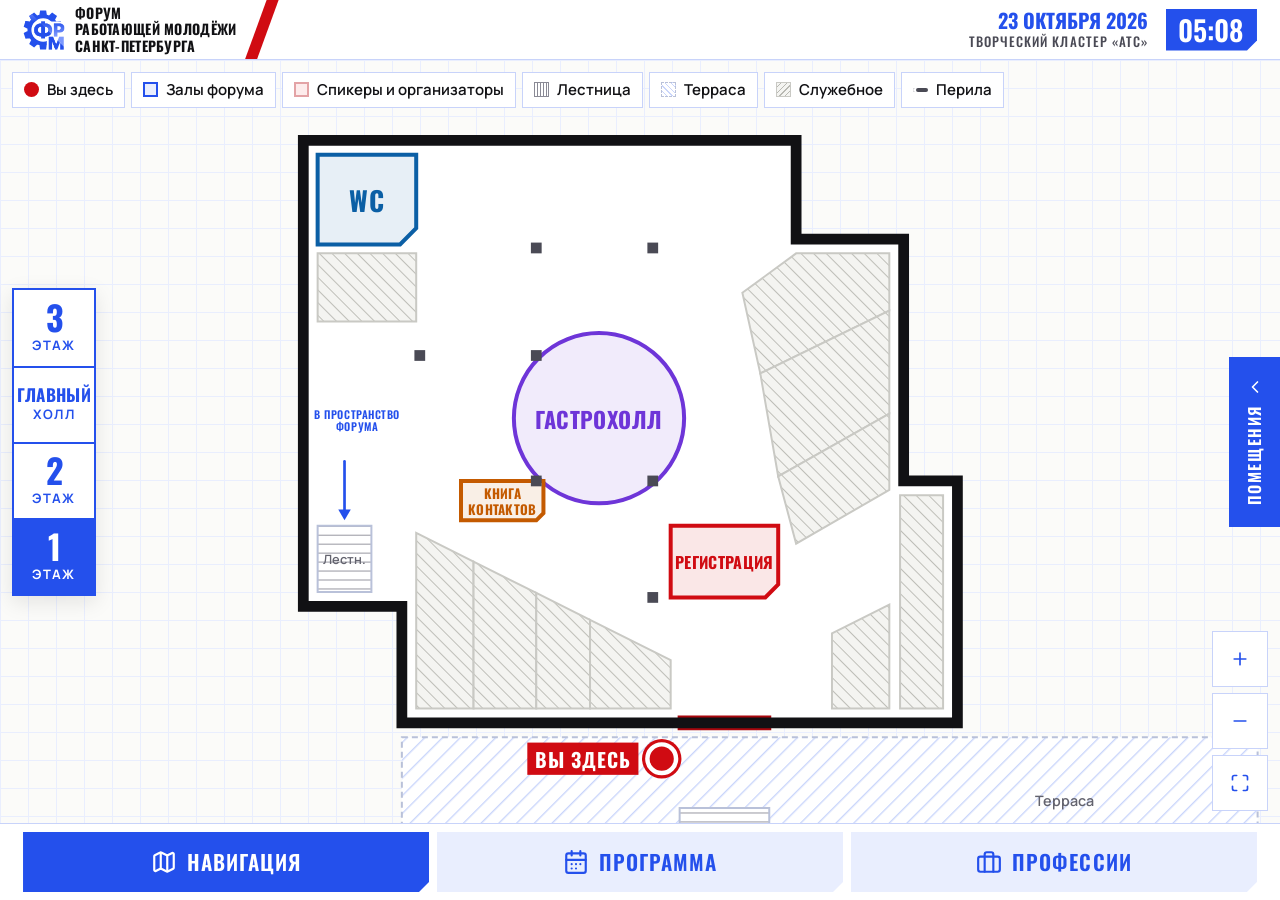
<file: index.html>
<!doctype html>
<html lang="ru">
<head>
<meta charset="utf-8">
<meta name="viewport" content="width=device-width, initial-scale=1, viewport-fit=cover">
<title>Навигация форума</title>
<link rel="stylesheet" href="assets/fonts/fonts.css">
<link rel="stylesheet" href="assets/plan.css">
<link rel="stylesheet" href="assets/app.css">
</head>
<body>

<!-- Иконки (Lucide-стиль) -->
<svg width="0" height="0" style="position:absolute" aria-hidden="true">
  <symbol id="i-map" viewBox="0 0 24 24"><path d="M14.1 5.55a2 2 0 0 0 1.8 0l3.65-1.83A1 1 0 0 1 21 4.62v12.76a1 1 0 0 1-.55.9l-4.55 2.27a2 2 0 0 1-1.8 0l-4.2-2.1a2 2 0 0 0-1.8 0l-3.65 1.83A1 1 0 0 1 3 19.38V6.62a1 1 0 0 1 .55-.9L8.1 3.45a2 2 0 0 1 1.8 0z"/><path d="M15 5.76v15M9 3.24v15"/></symbol>
  <symbol id="i-calendar" viewBox="0 0 24 24"><rect x="3" y="4" width="18" height="18" rx="2"/><path d="M16 2v4M8 2v4M3 10h18M8 14h.01M12 14h.01M16 14h.01M8 18h.01M12 18h.01"/></symbol>
  <symbol id="i-briefcase" viewBox="0 0 24 24"><rect x="2" y="7" width="20" height="14" rx="2"/><path d="M16 21V5a2 2 0 0 0-2-2h-4a2 2 0 0 0-2 2v16"/></symbol>
  <symbol id="i-plus" viewBox="0 0 24 24"><path d="M12 5v14M5 12h14"/></symbol>
  <symbol id="i-minus" viewBox="0 0 24 24"><path d="M5 12h14"/></symbol>
  <symbol id="i-fit" viewBox="0 0 24 24"><path d="M8 3H5a2 2 0 0 0-2 2v3M21 8V5a2 2 0 0 0-2-2h-3M3 16v3a2 2 0 0 0 2 2h3M16 21h3a2 2 0 0 0 2-2v-3"/></symbol>
  <symbol id="i-close" viewBox="0 0 24 24"><path d="M18 6 6 18M6 6l12 12"/></symbol>
  <symbol id="i-chev" viewBox="0 0 24 24"><path d="m15 18-6-6 6-6"/></symbol>
  <symbol id="i-pin" viewBox="0 0 24 24"><path d="M20 10c0 5-5.5 10.2-7.4 11.8a1 1 0 0 1-1.2 0C9.5 20.2 4 15 4 10a8 8 0 0 1 16 0"/><circle cx="12" cy="10" r="3"/></symbol>
  <symbol id="i-route" viewBox="0 0 24 24"><circle cx="6" cy="19" r="3"/><path d="M9 19h8.5a3.5 3.5 0 0 0 0-7h-11a3.5 3.5 0 0 1 0-7H15"/><circle cx="18" cy="5" r="3"/></symbol>
  <symbol id="i-exit" viewBox="0 0 24 24"><path d="M9 21H5a2 2 0 0 1-2-2V5a2 2 0 0 1 2-2h4M16 17l5-5-5-5M21 12H9"/></symbol>
  <symbol id="i-pass" viewBox="0 0 24 24"><path d="M5 12h14M13 6l6 6-6 6"/></symbol>
  <symbol id="i-stairs" viewBox="0 0 24 24"><path d="M3 21h5v-5h5v-5h5V6h3"/></symbol>
  <symbol id="i-flip" viewBox="0 0 24 24"><path d="M21 12a9 9 0 1 1-3-6.7L21 8"/><path d="M21 3v5h-5"/></symbol>
  <symbol id="i-info" viewBox="0 0 24 24"><circle cx="12" cy="12" r="10"/><path d="M12 16v-4M12 8h.01"/></symbol>
  <symbol id="i-star" viewBox="0 0 24 24"><path d="m12 2 3.1 6.3 6.9 1-5 4.9 1.2 6.8-6.2-3.2-6.2 3.2L7 14.2 2 9.3l6.9-1z"/></symbol>
  <symbol id="i-cup" viewBox="0 0 24 24"><path d="M17 8h1a4 4 0 1 1 0 8h-1"/><path d="M3 8h14v9a4 4 0 0 1-4 4H7a4 4 0 0 1-4-4z"/><path d="M6 2v2M10 2v2M14 2v2"/></symbol>
  <symbol id="i-mic" viewBox="0 0 24 24"><rect x="9" y="2" width="6" height="12" rx="3"/><path d="M19 10v1a7 7 0 0 1-14 0v-1M12 18v4"/></symbol>
  <symbol id="i-cam" viewBox="0 0 24 24"><path d="m16 13 5.2 3.5a.5.5 0 0 0 .8-.4V7.9a.5.5 0 0 0-.8-.4L16 11"/><rect x="2" y="6" width="14" height="12" rx="2"/></symbol>
  <symbol id="i-door" viewBox="0 0 24 24"><path d="M13 4h3a2 2 0 0 1 2 2v14M2 20h3M13 20h9M10 12v.01"/><path d="M13 4.56v16.16a.5.5 0 0 1-.6.48L5 19.6V5.56a1 1 0 0 1 .8-.98l6-1.2a1 1 0 0 1 1.2.98z"/></symbol>
  <symbol id="i-users" viewBox="0 0 24 24"><path d="M16 21v-2a4 4 0 0 0-4-4H6a4 4 0 0 0-4 4v2"/><circle cx="9" cy="7" r="4"/><path d="M22 21v-2a4 4 0 0 0-3-3.9M16 3.1a4 4 0 0 1 0 7.8"/></symbol>
  <!-- профессии -->
  <symbol id="p-chat" viewBox="0 0 24 24"><path d="M21 15a2 2 0 0 1-2 2H7l-4 4V5a2 2 0 0 1 2-2h14a2 2 0 0 1 2 2z"/><path d="M8 9h8M8 13h5"/></symbol>
  <symbol id="p-cpu" viewBox="0 0 24 24"><rect x="5" y="5" width="14" height="14" rx="2"/><rect x="9" y="9" width="6" height="6"/><path d="M9 2v3M15 2v3M9 19v3M15 19v3M2 9h3M2 15h3M19 9h3M19 15h3"/></symbol>
  <symbol id="p-chart" viewBox="0 0 24 24"><path d="M3 3v18h18"/><path d="M8 17v-5M13 17V8M18 17v-9"/></symbol>
  <symbol id="p-shield" viewBox="0 0 24 24"><path d="M12 22s8-4 8-10V5l-8-3-8 3v7c0 6 8 10 8 10z"/><path d="m9 12 2 2 4-4"/></symbol>
  <symbol id="p-drone" viewBox="0 0 24 24"><circle cx="5" cy="5" r="3"/><circle cx="19" cy="5" r="3"/><circle cx="5" cy="19" r="3"/><circle cx="19" cy="19" r="3"/><rect x="9" y="9" width="6" height="6" rx="1"/><path d="m7 7 2 2M17 7l-2 2M7 17l2-2M17 17l-2-2"/></symbol>
  <symbol id="p-bot" viewBox="0 0 24 24"><rect x="4" y="8" width="16" height="12" rx="2"/><path d="M12 8V4M8 4h8M2 14h2M20 14h2M9 13v2M15 13v2"/></symbol>
  <symbol id="p-vr" viewBox="0 0 24 24"><path d="M3 8a2 2 0 0 1 2-2h14a2 2 0 0 1 2 2v7a2 2 0 0 1-2 2h-4l-2-3h-2l-2 3H5a2 2 0 0 1-2-2z"/><circle cx="8" cy="11" r="1.5"/><circle cx="16" cy="11" r="1.5"/></symbol>
  <symbol id="p-layers" viewBox="0 0 24 24"><path d="m12 2 10 5-10 5L2 7z"/><path d="m2 12 10 5 10-5M2 17l10 5 10-5"/></symbol>
  <symbol id="p-dna" viewBox="0 0 24 24"><path d="M7 2c0 6 10 8 10 14v6M17 2c0 6-10 8-10 14v6M8 6h8M7 10h10M7 14h10M8 18h8"/></symbol>
  <symbol id="p-leaf" viewBox="0 0 24 24"><path d="M11 20A7 7 0 0 1 9.8 6.1C15.5 5 17 4.5 19 2c1 2 2 4.2 2 8 0 5.5-4.8 10-10 10z"/><path d="M2 21c0-3 1.9-5.4 5.1-6C9.5 14.5 12 13 13 12"/></symbol>
  <symbol id="p-city" viewBox="0 0 24 24"><path d="M3 21h18M5 21V7l6-4v18M19 21V11l-8-4"/><path d="M8 9v.01M8 12v.01M8 15v.01M8 18v.01M15 14v.01M15 17v.01"/></symbol>
  <symbol id="p-heart" viewBox="0 0 24 24"><path d="M19 14c1.5-1.5 3-3.2 3-5.5A5.5 5.5 0 0 0 16.5 3c-1.8 0-3 .5-4.5 2-1.5-1.5-2.7-2-4.5-2A5.5 5.5 0 0 0 2 8.5c0 2.3 1.5 4 3 5.5l7 7z"/><path d="M3.2 12H9l1-2 2 5 1.5-3h7.3"/></symbol>
</svg>

<div class="app">
  <header class="header">
    <div class="logo" aria-label="Форум работающей молодёжи Санкт-Петербурга">
      <span class="logo__mark" aria-hidden="true">
        <svg viewBox="230 243 620 594" focusable="false"><defs><path id="lm-gear" d="M759.5 539A232.5 232.5 0 1 1 294.5 539A232.5 232.5 0 1 1 759.5 539ZM701 539A174 174 0 1 0 353 539A174 174 0 1 0 701 539ZM471.7 314L482 249.5L572 249.5L582.3 314ZM350.01 389.48L320.43 331.24L393.24 278.34L439.49 324.47ZM295.92 522.06L237.76 492.34L265.57 406.74L330.1 416.88ZM330.1 661.12L265.57 671.26L237.76 585.66L295.92 555.94ZM439.49 753.53L393.24 799.66L320.43 746.76L350.01 688.52ZM582.3 764L572 828.5L482 828.5L471.7 764ZM703.99 688.52L733.57 746.76L660.76 799.66L614.51 753.53ZM758.08 555.94L816.24 585.66L788.43 671.26L723.9 661.12ZM723.9 416.88L788.43 406.74L816.24 492.34L758.08 522.06ZM614.51 324.47L660.76 278.34L733.57 331.24L703.99 389.48Z"/><mask id="lm-cut" maskUnits="userSpaceOnUse" x="230" y="243" width="620" height="594"><rect x="230" y="243" width="620" height="594" fill="#fff"/><rect x="581.5" y="414.5" width="270" height="425" fill="#000"/></mask><clipPath id="lm-clip"><use href="#lm-gear" class="lm-spin"/></clipPath><linearGradient id="lm-glow" gradientUnits="userSpaceOnUse" x1="0" y1="300" x2="0" y2="420"><stop offset="0" stop-color="#5B7BF6"/><stop offset="1" stop-color="#2450EC"/></linearGradient></defs><g mask="url(#lm-cut)"><use href="#lm-gear" class="lm-spin" fill="#2450EC"/><polygon points="220,240 295,240 485,430 220,430" fill="url(#lm-glow)" clip-path="url(#lm-clip)"/></g><image href="assets/logo-letters.png" x="230" y="243" width="620" height="594"/></svg>
      </span>
      <span class="logo__text">Форум<br>работающей молодёжи<br>Санкт-Петербурга</span>
    </div>
    <div class="header__meta">
      <div class="header__event"><b>23 октября 2026</b><span>Творческий кластер «АТС»</span></div>
      <time class="clock" id="clock">--:--</time>
    </div>
  </header>

  <main class="main">
    <!-- ===== 01 Навигация ===== -->
    <section class="view" id="view-nav" role="tabpanel" aria-labelledby="tab-nav">
      <div class="plan" id="plan">
        <svg class="plan__svg" id="planSvg" role="img" aria-label="План этажа. Перетаскивайте и масштабируйте пальцами">
          <g id="world"></g>
        </svg>

        <div class="floors" role="group" aria-label="Выбор этажа">
          <button type="button" class="floor-btn" data-floor="4" aria-pressed="false" aria-label="3 этаж"><b>3</b><span>этаж</span></button>
          <button type="button" class="floor-btn" data-floor="3" aria-pressed="false" aria-label="Главный холл"><b class="fl-sm">Главный</b><span>холл</span></button>
          <button type="button" class="floor-btn" data-floor="2" aria-pressed="false" aria-label="2 этаж"><b>2</b><span>этаж</span></button>
          <button type="button" class="floor-btn" data-floor="1" aria-pressed="true" aria-label="1 этаж"><b>1</b><span>этаж</span></button>
        </div>

        <div class="plan__top" id="planTop">
          <div class="legend" aria-hidden="true">
            <span><i class="lg-here"></i>Вы здесь</span>
            <span><i class="lg-hall"></i>Залы форума</span>
            <span><i class="lg-staff"></i>Спикеры и организаторы</span>
            <span><i class="lg-stairs"></i>Лестница</span>
            <span><i class="lg-terrace"></i>Терраса</span>
            <span><i class="lg-service"></i>Служебное</span>
            <span><i class="lg-rail"></i>Перила</span>
          </div>
        </div>

        <div class="step" id="routeStep" hidden aria-live="polite"><svg class="ico"><use href="#i-stairs"/></svg><span></span></div>

        <div class="zoom">
          <button type="button" id="zoomIn" aria-label="Приблизить"><svg class="ico"><use href="#i-plus"/></svg></button>
          <button type="button" id="zoomOut" aria-label="Отдалить"><svg class="ico"><use href="#i-minus"/></svg></button>
          <button type="button" id="zoomFit" aria-label="Показать весь этаж"><svg class="ico"><use href="#i-fit"/></svg></button>
        </div>

        <aside class="sidebar" id="sidebar" aria-label="Список помещений">
          <button type="button" class="sb-toggle" id="sbToggle" aria-expanded="true" aria-controls="sidebar">
            <svg class="ico"><use href="#i-chev"/></svg><span>Помещения</span>
          </button>
          <div class="sidebar__head">
            <p class="eyebrow" id="sbFloor">1 этаж</p>
            <h2 class="h2">Куда идём?</h2>
          </div>
          <ul class="rooms" id="rooms"></ul>
          <div class="detail" id="detail" hidden aria-live="polite">
            <button type="button" class="detail__close" id="detailClose" aria-label="Закрыть"><svg class="ico"><use href="#i-close"/></svg></button>
            <p class="detail__kicker" id="dKicker"></p>
            <h3 class="detail__title" id="dTitle"></h3>
            <p class="detail__sub" id="dSub"></p>
            <button type="button" class="btn-route" id="dRoute"><svg class="ico"><use href="#i-route"/></svg>Проложить маршрут</button>
            <p class="detail__hint" id="dHint" hidden><svg class="ico"><use href="#i-stairs"/></svg><span></span></p>
            <ul class="agenda" id="dAgenda" hidden></ul>
          </div>

        </aside>
      </div>
    </section>

    <!-- ===== 02 Программа ===== -->
    <section class="view" id="view-program" role="tabpanel" aria-labelledby="tab-program">
      <div class="page">
        <div class="page__head">
          <div>
            <h2 class="h2" id="progTitle">Программа</h2>
            <p class="lead">Кейс-лекции, тренинги, мастер-классы и пленарные сессии по актуальным темам.</p>
          </div>
          <div class="chips" id="progChips" role="tablist" aria-label="Треки программы"></div>
        </div>
        <div class="program-grid">
          <div class="prog-main">
            <ol class="timeline" id="timeline"></ol>
            <div class="stub" id="progEmpty" hidden><svg class="ico"><use href="#i-info"/></svg><span><b>Подробное расписание скоро появится.</b> Темы сессий и мастер-классов опубликуем ближе к форуму.</span></div>
            <div class="pager" id="pager">
              <button type="button" class="pager__btn" id="pgPrev" aria-label="Предыдущая страница"><svg class="ico"><use href="#i-chev"/></svg>Раньше</button>
              <span class="pager__info" id="pgInfo"></span>
              <button type="button" class="pager__btn" id="pgNext" aria-label="Следующая страница">Позже<svg class="ico" style="transform:rotate(180deg)"><use href="#i-chev"/></svg></button>
            </div>
          </div>
        </div>
      </div>
    </section>

    <!-- ===== 03 Профессии ===== -->
    <section class="view" id="view-prof" role="tabpanel" aria-labelledby="tab-prof">
      <div class="page">
        <div class="page__head">
          <div>
            <h2 class="h2">Профессии будущего</h2>
            <p class="lead">Нажмите на карточку — узнаете, чем занимается специалист и сколько зарабатывает*.</p>
          </div>
          <div class="chips" id="chips" role="group" aria-label="Фильтр по сфере"></div>
        </div>
        <div class="cards" id="cards"></div>
        <p class="footnote" id="salaryNote"></p>
      </div>
    </section>
  </main>

  <nav class="tabbar" role="tablist" aria-label="Разделы">
    <button type="button" class="tab" role="tab" id="tab-nav" data-view="nav" aria-controls="view-nav"><svg class="ico"><use href="#i-map"/></svg>Навигация</button>
    <button type="button" class="tab" role="tab" id="tab-program" data-view="program" aria-controls="view-program"><svg class="ico"><use href="#i-calendar"/></svg>Программа</button>
    <button type="button" class="tab" role="tab" id="tab-prof" data-view="prof" aria-controls="view-prof"><svg class="ico"><use href="#i-briefcase"/></svg>Профессии</button>
  </nav>
</div>

<script src="data/rooms.js"></script>
<script src="data/schedule.js"></script>
<script src="assets/plan.js"></script>
<script src="assets/app.js"></script>
</body>
</html>
</file>
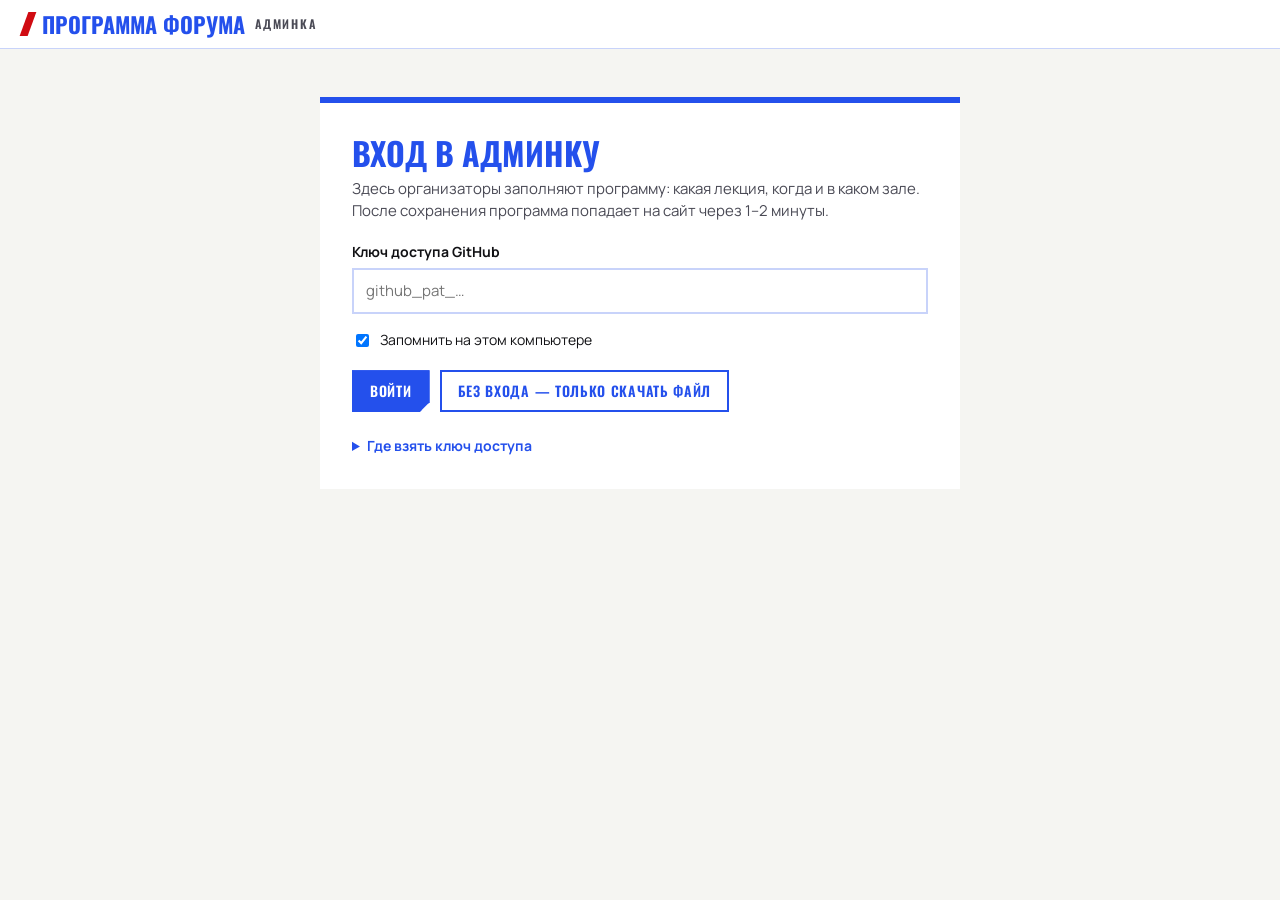
<file: admin.html>
<!doctype html>
<html lang="ru">
<head>
<meta charset="utf-8">
<meta name="viewport" content="width=device-width, initial-scale=1">
<meta name="robots" content="noindex">
<title>Админка программы</title>
<link rel="stylesheet" href="assets/fonts/fonts.css">
<link rel="stylesheet" href="assets/plan.css">
<style>
:root {
  --blue: #2450EC;
  --blue-deep: #1433B8;
  --blue-soft: #E9EEFE;
  --red: #D00B12;
  --red-soft: #FDECEC;
  --green: #0E7A3A;
  --green-soft: #E5F5EB;
  --ink: #111114;
  --ink-2: #4a4a55;
  --paper: #f5f5f2;
  --white: #fff;
  --line: rgba(36, 80, 236, .25);
  --f-display: "Oswald", "Arial Narrow", sans-serif;
  --f-body: "Manrope", "Segoe UI", Arial, sans-serif;
  --chamfer: polygon(0 0, 100% 0, 100% calc(100% - 10px), calc(100% - 10px) 100%, 0 100%);
}
* { box-sizing: border-box; }
body { margin: 0; background: var(--paper); color: var(--ink); font-family: var(--f-body); font-size: 15px; line-height: 1.45; }
button, input, select { font: inherit; color: inherit; }
button { cursor: pointer; }
:focus-visible { outline: 3px solid var(--blue); outline-offset: 2px; }

.top { position: sticky; top: 0; z-index: 10; background: var(--white); border-bottom: 1px solid var(--line); }
.top__in { max-width: 1440px; margin: 0 auto; padding: 12px 24px; display: flex; align-items: center; gap: 16px; flex-wrap: wrap; }
.brand { font-family: var(--f-display); font-weight: 700; text-transform: uppercase; color: var(--blue); font-size: 22px; line-height: 1; display: flex; align-items: center; gap: 10px; margin: 0; }
.brand::before { content: ""; width: 8px; height: 24px; background: var(--red); transform: skewX(-20deg); }
.brand small { font-size: 12px; letter-spacing: .15em; color: var(--ink-2); font-weight: 600; }
.top__actions { margin-left: auto; display: flex; gap: 8px; flex-wrap: wrap; align-items: center; }

.btn {
  display: inline-flex; align-items: center; gap: 8px; min-height: 42px; padding: 0 16px; border: 2px solid var(--blue);
  font-family: var(--f-display); font-weight: 600; text-transform: uppercase; letter-spacing: .05em; font-size: 14px;
  background: var(--white); color: var(--blue); text-decoration: none; transition: background .15s, color .15s;
}
.btn:hover { background: var(--blue-soft); }
.btn--primary { background: var(--blue); color: var(--white); clip-path: var(--chamfer); }
.btn--primary:hover { background: var(--blue-deep); }
.btn--ghost { border-color: transparent; color: var(--ink-2); }
.btn:disabled { opacity: .45; cursor: default; }

.wrap { max-width: 1440px; margin: 0 auto; padding: 24px; }
.status { font-size: 14px; font-weight: 600; padding: 6px 12px; }
.status--ok { color: var(--green); background: var(--green-soft); }
.status--warn { color: #8a5a00; background: #fff3d6; }
.status--err { color: var(--red); background: var(--red-soft); }

/* вход */
.login { max-width: 640px; margin: 48px auto; background: var(--white); padding: 32px; border-top: 6px solid var(--blue); }
.login h1 { font-family: var(--f-display); text-transform: uppercase; color: var(--blue); font-size: 32px; line-height: 1.1; margin: 0 0 8px; }
.login p { color: var(--ink-2); margin: 0 0 20px; }
.field { display: grid; gap: 6px; margin-bottom: 16px; }
.field label { font-weight: 700; font-size: 14px; }
.field input[type=password], .field input[type=text] { min-height: 46px; padding: 0 12px; border: 2px solid var(--line); background: var(--white); }
.field input:focus { border-color: var(--blue); outline: none; }
.check { display: flex; align-items: center; gap: 8px; margin-bottom: 20px; font-size: 14px; }
.login__row { display: flex; gap: 10px; flex-wrap: wrap; }
details { margin-top: 24px; font-size: 14px; color: var(--ink-2); }
summary { cursor: pointer; font-weight: 700; color: var(--blue); }
details ol { padding-left: 20px; }
details li { margin: 4px 0; }

/* редактор */
.meta { display: flex; gap: 16px 28px; align-items: end; flex-wrap: wrap; margin-bottom: 16px; }
.meta .field { margin: 0; }
.meta input[type=date], .meta select { min-height: 42px; padding: 0 10px; border: 2px solid var(--line); background: var(--white); }
.counter { color: var(--ink-2); font-size: 14px; }
.issues { margin: 0 0 16px; padding: 12px 16px 12px 36px; background: var(--red-soft); color: var(--red); font-size: 14px; font-weight: 600; }
.issues[hidden] { display: none; }

/* треки */
.panel { background: var(--white); padding: 16px 20px 18px; border-top: 4px solid var(--red); margin-bottom: 20px; }
.panel h2 { font-family: var(--f-display); text-transform: uppercase; color: var(--blue); font-size: 20px; margin: 0 0 4px; }
.panel p { margin: 0 0 12px; color: var(--ink-2); font-size: 13px; }
.tracks-edit { display: grid; grid-template-columns: repeat(auto-fill, minmax(290px, 1fr)); gap: 10px; }
.track-edit { display: grid; grid-template-columns: 44px 1fr 40px; gap: 8px; align-items: center; }
.track-edit .del:disabled { opacity: .3; cursor: default; background: none; color: var(--ink-2); }
.add-track { margin-top: 12px; }
.track-edit input[type=color] { width: 44px; height: 42px; padding: 2px; border: 2px solid var(--line); background: var(--white); cursor: pointer; }
.track-edit input[type=text] { width: 100%; min-width: 0; min-height: 42px; padding: 0 10px; border: 2px solid var(--line); }
.track-edit input[type=text]:focus { border-color: var(--blue); outline: none; }
.track-tabs { display: flex; gap: 6px; flex-wrap: wrap; margin-bottom: 12px; }
.ttab { min-height: 40px; padding: 0 14px; border: 2px solid var(--c, var(--ink-2)); color: var(--ct, var(--c, var(--ink-2))); background: var(--white); font-family: var(--f-display); font-weight: 600; text-transform: uppercase; letter-spacing: .05em; font-size: 14px; }
.ttab[aria-selected="true"] { background: var(--cb, var(--c, var(--ink-2))); border-color: var(--cb, var(--c, var(--ink-2))); color: var(--cf, var(--white)); }
.ttab small { opacity: .75; margin-left: 4px; }
tbody tr td:first-child { box-shadow: inset 5px 0 0 var(--c, #9a9aa5); padding-left: 13px; }
td.num { font-family: var(--f-display); font-weight: 600; color: var(--ink-2); font-size: 15px; padding-top: 14px; font-variant-numeric: tabular-nums; }
.col-num { width: 46px; }
.row-acts { display: flex; gap: 2px; }
.dup { width: 40px; height: 40px; border: 0; background: none; color: var(--ink-2); display: grid; place-items: center; }
.dup:hover { color: var(--blue); background: var(--blue-soft); }
tr.is-new td { animation: rowIn 1.2s ease-out; }
@keyframes rowIn { from { background: var(--blue-soft); } }
@media (prefers-reduced-motion: reduce) { tr.is-new td { animation: none; } }
.meta input[type=search] { min-height: 42px; padding: 0 10px; border: 2px solid var(--line); background: var(--white); width: 260px; }
.meta input[type=search]:focus { border-color: var(--blue); outline: none; }
.issues button { all: unset; cursor: pointer; text-decoration: underline; text-underline-offset: 3px; }
.issues button:hover { color: var(--ink); }
.issues button:focus-visible { outline: 2px solid var(--red); outline-offset: 2px; }
.draft { display: flex; align-items: center; gap: 12px; flex-wrap: wrap; margin: 0 0 16px; padding: 10px 16px; background: #fff3d6; color: #6b4600; font-weight: 600; font-size: 14px; }
.draft .btn { min-height: 36px; }
kbd { font-family: var(--f-body); font-size: 12px; padding: 1px 6px; border: 1px solid #c9cdd9; border-bottom-width: 2px; background: var(--white); }
.col-track { width: 190px; }
.all-check { display: flex; align-items: center; gap: 6px; margin-top: 6px; font-size: 12.5px; font-weight: 600; color: var(--ink-2); cursor: pointer; line-height: 1.2; }
.all-check input { width: 18px; height: 18px; min-height: 0; margin: 0; flex: none; }
td select:disabled { background: #f1f1ee; color: var(--ink-2); }

/* разделы админки */
.sections { display: flex; gap: 0; margin-bottom: 20px; border-bottom: 2px solid var(--blue-soft); }
.stab { min-height: 48px; padding: 0 22px; border: 0; background: none; font-family: var(--f-display); font-weight: 600; text-transform: uppercase; letter-spacing: .05em; font-size: 16px; color: var(--ink-2); box-shadow: inset 0 -3px 0 transparent; }
.stab[aria-selected="true"] { color: var(--blue); box-shadow: inset 0 -3px 0 var(--blue); }

/* помещения */
.rfloors { display: flex; margin-bottom: 12px; border: 2px solid var(--blue); width: max-content; }
.rfloor { min-height: 42px; padding: 0 18px; border: 0; background: var(--white); color: var(--blue); font-family: var(--f-display); font-weight: 600; text-transform: uppercase; letter-spacing: .04em; font-size: 15px; }
.rfloor[aria-pressed="true"] { background: var(--blue); color: var(--white); }
.rooms-edit { display: grid; grid-template-columns: minmax(0, 1fr) 460px; gap: 20px; align-items: start; }
.mini-plan { background-color: #fbfbf9; background-image: linear-gradient(var(--blue-soft) 1px, transparent 1px), linear-gradient(90deg, var(--blue-soft) 1px, transparent 1px); background-size: 24px 24px; border: 1px solid var(--line); }
.mini-plan svg { display: block; width: 100%; height: auto; max-height: min(72vh, 760px); }
.room-list { background: var(--white); border-top: 4px solid var(--blue); max-height: min(72vh, 760px); overflow-y: auto; }
.room-row { display: grid; grid-template-columns: 34px minmax(0, 1fr) auto 40px; gap: 8px; align-items: center; padding: 8px 10px; border-bottom: 1px solid var(--blue-soft); }
.room-row.is-sel { background: var(--blue-soft); box-shadow: inset 4px 0 0 var(--red); }
.room-row.is-hatched .room-fields input { background: #f4f4f1; }
.room-badge { width: 34px; height: 34px; display: grid; place-items: center; font-family: var(--f-display); font-weight: 700; font-size: 14px; color: var(--white); background: var(--blue); }
.room-badge--staff { background: var(--red); }
.room-badge--other { background: var(--ink-2); }
.room-badge--service { background: repeating-linear-gradient(-45deg, #f4f4f1 0 4px, #b8b8b2 4px 6px); color: var(--ink); }
.room-fields { display: grid; gap: 4px; min-width: 0; }
.room-fields input { min-height: 36px; padding: 0 8px; border: 1px solid #d6dbea; background: var(--white); width: 100%; min-width: 0; }
.room-fields input[data-k="sub"] { min-height: 30px; font-size: 13px; }
.room-fields input:focus { border-color: var(--blue); outline: none; box-shadow: 0 0 0 2px var(--blue-soft); }
.hatch-check { display: flex; align-items: center; gap: 6px; font-size: 13px; font-weight: 600; color: var(--ink-2); cursor: pointer; white-space: nowrap; }
.hatch-check input { width: 18px; height: 18px; margin: 0; }
.reset { width: 40px; height: 40px; border: 0; background: none; color: var(--ink-2); display: grid; place-items: center; }
.reset:hover:not(:disabled) { color: var(--blue); background: var(--blue-soft); }
.reset:disabled { opacity: .25; cursor: default; }
@media (max-width: 1100px) { .rooms-edit { grid-template-columns: 1fr; } }

.table-wrap { background: var(--white); border-top: 4px solid var(--blue); overflow-x: auto; }
table { width: 100%; border-collapse: collapse; min-width: 1140px; }
th { text-align: left; font-family: var(--f-display); font-weight: 600; text-transform: uppercase; letter-spacing: .06em; font-size: 12px; color: var(--ink-2); padding: 10px 8px; border-bottom: 2px solid var(--blue-soft); background: var(--white); }
td { padding: 6px 8px; border-bottom: 1px solid var(--blue-soft); vertical-align: top; }
tr.is-hidden { display: none; }
td input, td select { width: 100%; min-height: 40px; padding: 0 8px; border: 1px solid #d6dbea; background: var(--white); }
td input:focus, td select:focus { border-color: var(--blue); outline: none; box-shadow: 0 0 0 2px var(--blue-soft); }
td .other { margin-top: 6px; }
td .other[hidden] { display: none; }
td.bad input, td.bad select { border-color: var(--red); background: var(--red-soft); }
.col-time { width: 104px; }
.col-kind { width: 170px; }
.col-place { width: 240px; }
.col-del { width: 90px; }
.del { width: 40px; height: 40px; border: 0; background: none; color: var(--ink-2); display: grid; place-items: center; }
.del:hover { color: var(--red); background: var(--red-soft); }
.ico { width: 18px; height: 18px; stroke: currentColor; fill: none; stroke-width: 2; stroke-linecap: round; stroke-linejoin: round; }
.empty { padding: 32px; text-align: center; color: var(--ink-2); }
.add-row { margin-top: 12px; }
.hint { color: var(--ink-2); font-size: 13px; margin: 16px 0 0; }
[hidden] { display: none !important; }
</style>
</head>
<body>

<header class="top">
  <div class="top__in">
    <p class="brand">Программа форума <small>админка</small></p>
    <div class="top__actions" id="actions" hidden>
      <span class="status" id="status"></span>
      <a class="btn btn--ghost" href="index.html#program" target="_blank" rel="noopener" title="Опубликованная версия — изменения появляются через 1–2 минуты после сохранения">Открыть стойку</a>
      <button type="button" class="btn" id="btnDownload" title="Скачать файл программы на компьютер">Скачать файл</button>
      <button type="button" class="btn" id="btnReload">Загрузить заново</button>
      <button type="button" class="btn btn--primary" id="btnSave" title="Ctrl+S">Сохранить</button>
      <button type="button" class="btn btn--ghost" id="btnLogout">Выйти</button>
    </div>
  </div>
</header>

<!-- ===== Вход ===== -->
<section class="login" id="login">
  <h1>Вход в админку</h1>
  <p>Здесь организаторы заполняют программу: какая лекция, когда и в каком зале. После сохранения программа попадает на сайт через 1–2 минуты.</p>
  <form id="loginForm">
    <div class="field">
      <label for="token">Ключ доступа GitHub</label>
      <input type="password" id="token" autocomplete="off" required placeholder="github_pat_…">
    </div>
    <label class="check"><input type="checkbox" id="remember" checked> Запомнить на этом компьютере</label>
    <div class="login__row">
      <button type="submit" class="btn btn--primary">Войти</button>
      <button type="button" class="btn" id="btnLocal">Без входа — только скачать файл</button>
    </div>
    <p class="status status--err" id="loginError" hidden style="margin-top:16px"></p>
  </form>
  <details>
    <summary>Где взять ключ доступа</summary>
    <ol>
      <li>Владелец репозитория открывает <b>github.com → Settings → Developer settings → Personal access tokens → Fine-grained tokens → Generate new token</b>.</li>
      <li>Repository access: <b>Only select repositories</b> → <b>forum-navigation</b>.</li>
      <li>Permissions → Repository permissions → <b>Contents: Read and write</b>. Больше ничего не нужно.</li>
      <li>Срок действия — до окончания форума. Ключ передаётся организаторам лично, не в общий чат.</li>
    </ol>
    <p>Ключ хранится только в браузере этого компьютера и отправляется только на api.github.com.</p>
  </details>
</section>

<!-- ===== Редактор ===== -->
<main class="wrap" id="editor" hidden>
  <div class="draft" id="draft" hidden role="status">
    <span id="draftText"></span>
    <button type="button" class="btn btn--primary" id="btnDraftRestore">Восстановить</button>
    <button type="button" class="btn btn--ghost" id="btnDraftDrop">Удалить черновик</button>
  </div>
  <div class="sections" role="tablist" aria-label="Разделы админки">
    <button type="button" class="stab" role="tab" data-sec="program" aria-selected="true">Программа</button>
    <button type="button" class="stab" role="tab" data-sec="rooms" aria-selected="false">Помещения</button>
  </div>

  <section id="secRooms" hidden>
    <section class="panel">
      <h2>Помещения</h2>
      <p>Нажмите на помещение на плане или в списке, чтобы переименовать его. «Заштриховать» убирает помещение из навигации стойки: на плане оно заштриховано и без подписи. Чтобы подписать заштрихованное помещение, впишите ему название. Снимите галочку, чтобы вернуть.</p>
      <div class="rfloors" id="rfloors" role="group" aria-label="Этаж"></div>
      <div class="rooms-edit">
        <div class="mini-plan"><svg id="adminPlan" preserveAspectRatio="xMidYMid meet" role="img" aria-label="План этажа"><g id="adminWorld"></g></svg></div>
        <div class="room-list" id="roomList"></div>
      </div>
    </section>
  </section>

  <section id="secProgram">
  <div class="meta">
    <div class="field">
      <label for="evDate">Дата форума</label>
      <input type="date" id="evDate">
    </div>
    <div class="field">
      <label for="filter">Показать</label>
      <select id="filter"></select>
    </div>
    <div class="field">
      <label for="search">Поиск</label>
      <input type="search" id="search" placeholder="Название или спикер" autocomplete="off">
    </div>
    <span class="counter" id="counter"></span>
  </div>

  <section class="panel" aria-labelledby="tracksTitle">
    <h2 id="tracksTitle">Треки</h2>
    <p>Названия и цвета треков — так они выглядят на стойке во вкладке «Программа».</p>
    <div class="tracks-edit" id="tracksEdit"></div>
    <button type="button" class="btn add-track" id="btnAddTrack">+ Добавить трек</button>
  </section>

  <ul class="issues" id="issues" hidden></ul>

  <div class="track-tabs" id="trackTabs" role="tablist" aria-label="Показать трек"></div>

  <div class="table-wrap">
    <table>
      <thead>
        <tr>
          <th class="col-num">№</th>
          <th class="col-time">Начало</th>
          <th class="col-time">Конец</th>
          <th class="col-track">Трек</th>
          <th class="col-kind">Формат</th>
          <th>Название</th>
          <th>Спикер</th>
          <th class="col-place">Место</th>
          <th class="col-del"><span class="sr" hidden>Удалить</span></th>
        </tr>
      </thead>
      <tbody id="rows"></tbody>
    </table>
    <div class="empty" id="empty" hidden>Пока ни одной записи. Нажмите «Добавить лекцию».</div>
  </div>
  <button type="button" class="btn add-row" id="btnAdd">+ Добавить лекцию</button>
  <p class="hint">Сохранить — <kbd>Ctrl</kbd>+<kbd>S</kbd>. Пока вы работаете, черновик хранится в этом браузере: если вкладка закроется или пропадёт связь, при следующем входе админка предложит его восстановить. Кнопка «Копировать» рядом с записью добавляет такую же лекцию сразу после неё. Записи автоматически сортируются по времени при сохранении. Галочка «Применить ко всем трекам» показывает запись во всех треках — для открытия, обеда, нетворкинга. Если одно и то же место занято двумя лекциями одновременно, админка предупредит.</p>
  </section>
</main>

<svg width="0" height="0" style="position:absolute" aria-hidden="true">
  <symbol id="i-undo" viewBox="0 0 24 24"><path d="M3 7v6h6"/><path d="M21 17a9 9 0 0 0-15-6.7L3 13"/></symbol>
  <symbol id="i-copy" viewBox="0 0 24 24"><rect x="8" y="8" width="13" height="13" rx="1"/><path d="M4 16V4a1 1 0 0 1 1-1h11"/></symbol>
  <symbol id="i-trash" viewBox="0 0 24 24"><path d="M3 6h18M8 6V4h8v2M19 6l-1 14H6L5 6M10 11v6M14 11v6"/></symbol>
</svg>

<script src="data/rooms.js"></script>
<script src="data/schedule.js"></script>
<script src="assets/plan.js"></script>
<script>
/* Куда сохраняется программа */
const REPO = { owner: 'Denis-Kharchenko', repo: 'forum-navigation', branch: 'main', path: 'data/schedule.js' };
const API = `https://api.github.com/repos/${REPO.owner}/${REPO.repo}/contents/${REPO.path}`;
const TOKEN_KEY = 'forum-admin-token';
const KINDS = ['Лекция', 'Кейс-лекция', 'Мастер-класс', 'Тренинг', 'Воркшоп', 'Пленарная сессия', 'Дискуссия', 'Общее'];
const OTHER = '__other';
const ALL = 'all';
const DEFAULT_TRACKS = [
  { id: 't1', name: 'Трек 1', color: '#2450EC' },
  { id: 't2', name: 'Трек 2', color: '#D00B12' },
  { id: 't3', name: 'Трек 3', color: '#6E35D8' },
  { id: 't4', name: 'Трек 4', color: '#0E7C70' },
  { id: 't5', name: 'Трек 5', color: '#C45A00' },
];
// Цвета для новых треков (по порядку, пропуская уже занятые)
const PALETTE = ['#2450EC', '#D00B12', '#6E35D8', '#0E7C70', '#C45A00', '#B0247A', '#3B6E0A', '#0B5FA5'];
const MAX_TRACKS = 8;   // больше не помещается в шапку программы на стойке
let tracks = DEFAULT_TRACKS.map(t => ({ ...t }));
let trackTab = ALL;   // какой трек показан в таблице
const trackColor = id => tracks.find(t => t.id === id)?.color || '#9a9aa5';

const $ = s => document.querySelector(s);
const $$ = s => [...document.querySelectorAll(s)];
const esc = s => String(s ?? '').replace(/[&<>"]/g, c => ({ '&': '&amp;', '<': '&lt;', '>': '&gt;', '"': '&quot;' }[c]));
const toMin = t => { const [h, m] = String(t).split(':').map(Number); return h * 60 + m; };

// Названия и штриховка помещений (из data/schedule.js → rooms). Поворот этажей — один раз
let roomsOv = {};
prepareRooms(roomsOv);
const roomById = id => ROOMS.find(r => r.id === id);
const FLOOR_IDS = Object.keys(FLOORS).map(Number);
const floorName = f => FLOORS[f].label || `${f} этаж`;
const roomLabel = r => r.title + (r.sub && r.type === 'hall' ? ' · ' + r.sub : '');
// Места, которые можно выбрать: незаштрихованные помещения
const places = () => ROOMS.filter(r => r.list).map(r => ({ id: r.id, floor: r.floor, name: roomLabel(r) }));
const placeName = it => it.room ? (roomById(it.room)?.title || it.room) : (it.place || '');

let token = null, sha = null, dirty = false, mode = 'api';

/* ---------- Статус ---------- */
function setStatus(text, kind = 'ok') {
  const s = $('#status');
  s.textContent = text; s.className = 'status status--' + kind; s.hidden = !text;
}
function setDirty(v) {
  dirty = v;
  if (v) { setStatus('Есть несохранённые изменения', 'warn'); saveDraft(); }
}

/* ---------- Черновик: несохранённые правки живут в этом браузере, пока их не сохранят ---------- */
const DRAFT_KEY = 'forum-admin-draft';
let draftTimer = null;
function saveDraft() {
  clearTimeout(draftTimer);
  draftTimer = setTimeout(() => { try { localStorage.setItem(DRAFT_KEY, JSON.stringify({ at: Date.now(), data: readAll() })); } catch {} }, 800);
}
function clearDraft() {
  clearTimeout(draftTimer);
  try { localStorage.removeItem(DRAFT_KEY); } catch {}
  $('#draft').hidden = true;
}
let pendingDraft = null;
function offerDraft() {
  let d = null;
  try { d = JSON.parse(localStorage.getItem(DRAFT_KEY)); } catch {}
  if (!d || !d.data) return;
  const same = (a, b) => JSON.stringify([a.date, a.tracks, a.rooms, a.items]) === JSON.stringify([b.date, b.tracks, b.rooms, b.items]);
  if (same(d.data, readAll())) { clearDraft(); return; }
  pendingDraft = d.data;
  const when = new Date(d.at).toLocaleString('ru-RU', { day: 'numeric', month: 'long', hour: '2-digit', minute: '2-digit' });
  $('#draftText').textContent = `Есть несохранённый черновик от ${when}. Восстановить его?`;
  $('#draft').hidden = false;
}
$('#btnDraftRestore').addEventListener('click', () => {
  if (!pendingDraft) return;
  fill(pendingDraft); setDirty(true); $('#draft').hidden = true;
  setStatus('Черновик восстановлен — не забудьте сохранить', 'warn');
});
$('#btnDraftDrop').addEventListener('click', () => { if (confirm('Удалить черновик? Эти правки пропадут.')) clearDraft(); });
window.addEventListener('beforeunload', e => { if (dirty) { e.preventDefault(); e.returnValue = ''; } });

/* ---------- Кодирование файла ---------- */
function b64encode(str) {
  const bytes = new TextEncoder().encode(str);
  let bin = '';
  for (let i = 0; i < bytes.length; i += 0x8000) bin += String.fromCharCode(...bytes.subarray(i, i + 0x8000));
  return btoa(bin);
}
function b64decode(b64) {
  const bin = atob(b64.replace(/\s/g, ''));
  return new TextDecoder().decode(Uint8Array.from(bin, c => c.charCodeAt(0)));
}
function parseFile(text) {
  const json = text.slice(text.indexOf('{'), text.lastIndexOf('}') + 1);
  return JSON.parse(json);
}
function buildFile(data) {
  const items = data.items.map(it => '    ' + JSON.stringify(it)).join(',\n');
  return `/* Программа форума. Файл записывает админка (admin.html) — вручную лучше не править. */
window.FORUM_SCHEDULE = {
  "date": ${JSON.stringify(data.date)},
  "updated": ${JSON.stringify(new Date().toISOString())},
  "tracks": [
${data.tracks.map(t => '    ' + JSON.stringify(t)).join(',\n')}
  ],
  "rooms": {
${Object.entries(data.rooms || {}).map(([id, o]) => '    ' + JSON.stringify(id) + ': ' + JSON.stringify(o)).join(',\n')}
  },
  "items": [
${items}
  ]
};
`;
}

/* ---------- GitHub API ---------- */
async function gh(method, body) {
  const request = () => fetch(method === 'GET' ? `${API}?ref=${REPO.branch}&t=${Date.now()}` : API, {
    method,
    headers: { Authorization: `Bearer ${token}`, Accept: 'application/vnd.github+json', 'X-GitHub-Api-Version': '2022-11-28' },
    body: body ? JSON.stringify(body) : undefined,
    cache: 'no-store',
  });
  let res;
  try { res = await request(); }
  catch {
    // запрос не дошёл до GitHub — пробуем ещё раз через пару секунд
    await new Promise(r => setTimeout(r, 2000));
    try { res = await request(); }
    catch { const err = new Error('network'); err.network = true; throw err; }
  }
  const data = await res.json().catch(() => ({}));
  if (!res.ok) { const err = new Error(data.message || res.statusText); err.status = res.status; throw err; }
  return data;
}
const explain = e =>
  e.status === 401 ? 'Ключ не подошёл или устарел. Попросите новый у владельца репозитория.' :
  e.status === 403 || e.status === 404 ? 'У ключа нет доступа к репозиторию forum-navigation (нужно право Contents: Read and write).' :
  e.status === 409 || e.status === 422 ? 'Пока вы редактировали, программу сохранил кто-то другой.' :
  e.network ? (navigator.onLine === false
    ? 'Нет интернета. Подключитесь к сети и попробуйте ещё раз.'
    : 'Браузер не может связаться с api.github.com. Откройте админку в режиме инкогнито или отключите блокировщик рекламы, VPN и веб-защиту антивируса. Изменения не потеряны — можно «Скачать файл».') :
  'Ошибка GitHub: ' + e.message;

async function loadRemote() {
  setStatus('Загрузка…', 'warn');
  const file = await gh('GET');
  sha = file.sha;
  fill(parseFile(b64decode(file.content)));
  setDirty(false);
  setStatus('Загружена актуальная версия', 'ok');
}

/* ---------- Таблица ---------- */
function placeSelect(it) {
  const list = places(), cur = it.room && roomById(it.room);
  // помещение заштриховано, но в записи выбрано — оставляем в списке, чтобы не потерять
  if (cur && !cur.list) list.push({ id: cur.id, floor: cur.floor, name: roomLabel(cur) + ' (заштриховано)' });
  const byFloor = f => list.filter(p => p.floor === f)
    .map(p => `<option value="${p.id}"${it.room === p.id ? ' selected' : ''}>${esc(p.name)}</option>`).join('');
  const isOther = !it.room && it.place;
  return `<select data-f="room">
      <option value=""${!it.room && !it.place ? ' selected' : ''}>— выберите —</option>
      ${FLOOR_IDS.map(f => `<optgroup label="${esc(floorName(f))}">${byFloor(f)}</optgroup>`).join('')}
      <option value="${OTHER}"${isOther ? ' selected' : ''}>Другое место…</option>
    </select>
    <input class="other" data-f="place" placeholder="Например: Лобби" value="${esc(it.place)}"${isOther ? '' : ' hidden'}>`;
}
function trackCell(it) {
  const all = (it.track || ALL) === ALL;
  const cur = all ? (trackTab !== ALL ? trackTab : tracks[0].id) : it.track;
  return `<select data-f="track"${all ? ' disabled' : ''}>${tracks.map(t => `<option value="${t.id}"${t.id === cur ? ' selected' : ''}>${esc(t.name)}</option>`).join('')}</select>
    <label class="all-check"><input type="checkbox" data-f="all"${all ? ' checked' : ''}> Применить ко всем трекам</label>`;
}
function rowHTML(it = {}) {
  const tr = it.track || ALL;
  return `<tr style="--c:${tr === ALL ? '#9a9aa5' : trackColor(tr)}">
    <td class="num"></td>
    <td><input type="time" data-f="start" value="${esc(it.start)}" required></td>
    <td><input type="time" data-f="end" value="${esc(it.end)}"></td>
    <td>${trackCell(it)}</td>
    <td><select data-f="kind">${KINDS.map(k => `<option${(it.kind || 'Лекция') === k ? ' selected' : ''}>${k}</option>`).join('')}</select></td>
    <td><input data-f="title" value="${esc(it.title)}" placeholder="Название лекции" required></td>
    <td><input data-f="speaker" value="${esc(it.speaker)}" placeholder="Имя, должность"></td>
    <td>${placeSelect(it)}</td>
    <td><div class="row-acts">
      <button type="button" class="dup" aria-label="Копировать запись" title="Копировать: такая же запись сразу после этой"><svg class="ico"><use href="#i-copy"/></svg></button>
      <button type="button" class="del" aria-label="Удалить запись" title="Удалить"><svg class="ico"><use href="#i-trash"/></svg></button>
    </div></td>
  </tr>`;
}
function renderTracks() {
  $('#tracksEdit').innerHTML = tracks.map((t, i) => `<div class="track-edit">
      <input type="color" value="${esc(t.color)}" data-t="${i}" data-k="color" aria-label="Цвет: ${esc(t.name)}">
      <input type="text" value="${esc(t.name)}" data-t="${i}" data-k="name" aria-label="Название трека ${i + 1}" maxlength="40">
      <button type="button" class="del" data-del-track="${i}" aria-label="Удалить трек ${esc(t.name)}"${tracks.length <= 1 ? ' disabled' : ''}><svg class="ico"><use href="#i-trash"/></svg></button>
    </div>`).join('');
  $('#btnAddTrack').disabled = tracks.length >= MAX_TRACKS;
  renderTabs();
}
// После добавления или удаления трека — пересобрать выбор трека в строках, сохранив выбранное
function refreshTrackCells() {
  $$('#rows tr').forEach(tr => {
    const it = readRow(tr);
    tr.querySelector('[data-f="track"]').closest('td').innerHTML = trackCell(it);
    tr.style.setProperty('--c', it.track === ALL ? '#9a9aa5' : trackColor(it.track));
  });
}
function renderTabs() {
  const count = id => $$('#rows tr').filter(tr => readRow(tr).track === id).length;
  $('#trackTabs').innerHTML = [{ id: ALL, name: 'Все треки' }, ...tracks].map(t =>
    `<button type="button" class="ttab" role="tab" style="${t.color ? esc(trackVars(t.color)) : ''}" aria-selected="${trackTab === t.id}" data-tab="${t.id}">${esc(t.name)}<small>${t.id === ALL ? $$('#rows tr').length : count(t.id)}</small></button>`).join('');
}
function fill(data) {
  roomsOv = JSON.parse(JSON.stringify(data.rooms || {}));
  prepareRooms(roomsOv);
  renderRoomsEditor();
  if (data.tracks && data.tracks.length) tracks = data.tracks.map(t => ({ ...t }));
  renderTracks();
  $('#evDate').value = data.date || '';
  $('#rows').innerHTML = (data.items || []).map(rowHTML).join('');
  refresh();
}
function readRow(tr) {
  const v = f => tr.querySelector(`[data-f="${f}"]`).value.trim();
  const room = v('room');
  return {
    start: v('start'), end: v('end'), kind: v('kind'), title: v('title'), speaker: v('speaker'),
    room: room === OTHER ? '' : room,
    place: room === OTHER ? v('place') : '',
    track: tr.querySelector('[data-f="all"]').checked ? ALL : v('track'),
  };
}
const readAll = () => ({ date: $('#evDate').value, tracks: tracks.map(t => ({ ...t, name: t.name.trim() || t.id })), rooms: roomsDiff(), items: $$('#rows tr').map(readRow) });

/* ---------- Проверки ---------- */
function validate() {
  const rows = $$('#rows tr'), items = rows.map(readRow), issues = [];
  rows.forEach((tr, i) => { tr.querySelectorAll('td').forEach(td => td.classList.remove('bad')); tr.cells[0].textContent = i + 1; });
  const mark = (i, f) => rows[i].querySelector(`[data-f="${f}"]`).closest('td').classList.add('bad');
  // замечание о строке — ссылка: по нажатию админка показывает строку и ставит курсор в нужное поле
  const at = (i, f, text) => issues.push({ text, row: i, f });
  items.forEach((it, i) => {
    const n = `Строка ${i + 1}`;
    if (!it.start) { mark(i, 'start'); at(i, 'start', `${n}: не указано время начала`); }
    if (!it.title) { mark(i, 'title'); at(i, 'title', `${n}: не указано название`); }
    if (it.start && it.end && toMin(it.end) <= toMin(it.start)) { mark(i, 'end'); at(i, 'end', `${n}: конец раньше начала`); }
    if (!it.room && !it.place) { mark(i, 'room'); at(i, 'room', `${n}: не выбрано место`); }
    if (it.room && roomById(it.room) && !roomById(it.room).list) { mark(i, 'room'); at(i, 'room', `${n}: «${placeName(it)}» заштриховано на плане — на стойке не будет маршрута`); }
  });
  // Пересечения в одном зале
  items.forEach((a, i) => items.forEach((b, j) => {
    if (j <= i || !a.room || a.room !== b.room || !a.start || !b.start) return;
    const a1 = toMin(a.start), a2 = a.end ? toMin(a.end) : a1 + 1, b1 = toMin(b.start), b2 = b.end ? toMin(b.end) : b1 + 1;
    if (a1 < b2 && b1 < a2) {
      mark(i, 'room'); mark(j, 'room');
      at(j, 'room', `Строки ${i + 1} и ${j + 1}: «${placeName(a)}» занят в одно время`);
    }
  }));
  tracks.forEach((t, i) => { if (!t.name.trim()) issues.push({ text: `Трек ${i + 1}: не указано название`, track: i }); });
  $('#issues').innerHTML = issues.map((t, k) => `<li><button type="button" data-issue="${k}">${esc(t.text)}</button></li>`).join('');
  lastIssues = issues;
  $('#issues').hidden = !issues.length;
  return issues;
}

let lastIssues = [];
$('#issues').addEventListener('click', e => {
  const b = e.target.closest('[data-issue]');
  if (!b) return;
  const it = lastIssues[+b.dataset.issue];
  if (it.track !== undefined) { $$('#tracksEdit input[type=text]')[it.track]?.focus(); return; }
  const tr = $$('#rows tr')[it.row];
  if (!tr) return;
  if (tr.classList.contains('is-hidden')) {   // строка скрыта фильтром — сбрасываем фильтры
    trackTab = ALL; $('#filter').value = 'all'; $('#search').value = ''; applyFilter();
  }
  tr.scrollIntoView({ block: 'center', behavior: 'smooth' });
  tr.querySelector(`[data-f="${it.f}"]`)?.focus({ preventScroll: true });
});

function refresh() {
  const n = $$('#rows tr').length;
  $('#empty').hidden = n > 0;
  $('#counter').textContent = n ? `Записей: ${n}` : '';
  // фильтр по месту
  const cur = $('#filter').value || 'all';
  $('#filter').innerHTML = `<option value="all">Все места</option>` +
    places().map(p => `<option value="${p.id}">${esc(p.name)}</option>`).join('') + `<option value="${OTHER}">Другие места</option>`;
  $('#filter').value = cur;
  applyFilter();
  validate();
}
function applyFilter() {
  const f = $('#filter').value, q = $('#search').value.trim().toLowerCase();
  $$('#rows tr').forEach(tr => {
    const it = readRow(tr);
    const byPlace = f !== 'all' && (f === OTHER ? !!it.room : it.room !== f);
    const byTrack = trackTab !== ALL && it.track !== ALL && it.track !== trackTab;
    const byText = q && !(it.title + ' ' + it.speaker).toLowerCase().includes(q);
    tr.classList.toggle('is-hidden', byPlace || byTrack || byText);
  });
  renderTabs();
}
function sortRows() {
  const data = readAll();
  data.items.sort((a, b) => (toMin(a.start) || 0) - (toMin(b.start) || 0) || placeName(a).localeCompare(placeName(b), 'ru'));
  fill(data);
}

/* ---------- События таблицы ---------- */
$('#rows').addEventListener('input', () => { setDirty(true); validate(); });
$('#rows').addEventListener('change', e => {
  if (e.target.dataset.f === 'all' || e.target.dataset.f === 'track') {
    const tr = e.target.closest('tr'), sel = tr.querySelector('[data-f="track"]');
    sel.disabled = tr.querySelector('[data-f="all"]').checked;
    const it = readRow(tr);
    tr.style.setProperty('--c', it.track === ALL ? '#9a9aa5' : trackColor(it.track));
    applyFilter();
  }
  if (e.target.dataset.f === 'room') {
    const other = e.target.parentElement.querySelector('.other');
    other.hidden = e.target.value !== OTHER;
    if (!other.hidden) other.focus();
  }
  setDirty(true); validate();
});
$('#rows').addEventListener('click', e => {
  const d = e.target.closest('.dup');
  if (d) {
    // копия встаёт сразу после записи и начинается, когда та заканчивается (той же длительности)
    const tr = d.closest('tr'), it = readRow(tr);
    const pad = n => String(n).padStart(2, '0'), fmt = m => `${pad(Math.floor(m / 60) % 24)}:${pad(m % 60)}`;
    if (it.start && it.end) { const len = toMin(it.end) - toMin(it.start); it.start = it.end; it.end = len > 0 ? fmt(toMin(it.end) + len) : ''; }
    tr.insertAdjacentHTML('afterend', rowHTML(it));
    const copy = tr.nextElementSibling;
    copy.classList.add('is-new');
    setDirty(true); refresh();
    const title = copy.querySelector('[data-f="title"]');
    title.focus(); title.select();
    return;
  }
  const b = e.target.closest('.del');
  if (!b) return;
  const tr = b.closest('tr'), title = readRow(tr).title || 'без названия';
  if (!confirm(`Удалить запись «${title}»?`)) return;
  tr.remove(); setDirty(true); refresh();
});
$('#btnAdd').addEventListener('click', () => {
  const last = $$('#rows tr').at(-1);
  const prev = last ? readRow(last) : {};
  const f = $('#filter').value;
  // новая запись начинается там, где закончилась предыдущая, и в выбранном в фильтре зале
  $('#rows').insertAdjacentHTML('beforeend', rowHTML({
    start: prev.end || '', room: f !== 'all' && f !== OTHER ? f : '',
    track: trackTab !== ALL ? trackTab : (prev.track && prev.track !== ALL ? prev.track : tracks[0].id),
  }));
  setDirty(true); refresh();
  $$('#rows tr').at(-1).querySelector('[data-f="title"]').focus();
});
$('#evDate').addEventListener('input', () => setDirty(true));
$('#tracksEdit').addEventListener('input', e => {
  const i = +e.target.dataset.t, k = e.target.dataset.k;
  if (Number.isNaN(i)) return;
  tracks[i][k] = e.target.value;
  const id = tracks[i].id;
  // обновить названия в выпадающих списках и цвет строк этого трека
  $$(`#rows [data-f="track"] option[value="${id}"]`).forEach(o => { o.textContent = tracks[i].name; });
  $$('#rows tr').forEach(tr => { if (readRow(tr).track === id) tr.style.setProperty('--c', tracks[i].color); });
  renderTabs(); setDirty(true); validate();
});
$('#btnAddTrack').addEventListener('click', () => {
  if (tracks.length >= MAX_TRACKS) return;
  let n = 1;
  while (tracks.some(t => t.id === 't' + n)) n++;
  const color = PALETTE.find(c => !tracks.some(t => t.color.toLowerCase() === c.toLowerCase())) || PALETTE[n % PALETTE.length];
  tracks.push({ id: 't' + n, name: 'Трек ' + (tracks.length + 1), color });
  renderTracks(); refreshTrackCells(); setDirty(true); validate();
  $$('#tracksEdit input[type=text]').at(-1).select();
});
$('#tracksEdit').addEventListener('click', e => {
  const b = e.target.closest('[data-del-track]');
  if (!b || tracks.length <= 1) return;
  const t = tracks[+b.dataset.delTrack];
  const rows = $$('#rows tr').filter(tr => readRow(tr).track === t.id);
  const msg = rows.length
    ? `Удалить трек «${t.name}» вместе с его записями (${rows.length})? Записи «Применить ко всем трекам» останутся.`
    : `Удалить трек «${t.name}»?`;
  if (!confirm(msg)) return;
  rows.forEach(tr => tr.remove());
  tracks = tracks.filter(x => x !== t);
  if (trackTab === t.id) trackTab = ALL;
  renderTracks(); refreshTrackCells(); setDirty(true); refresh();
});
$('#trackTabs').addEventListener('click', e => {
  const b = e.target.closest('.ttab');
  if (!b) return;
  trackTab = b.dataset.tab;
  applyFilter();
});
$('#filter').addEventListener('change', applyFilter);
$('#search').addEventListener('input', applyFilter);

/* ---------- Помещения ---------- */
let roomFloor = FLOOR_IDS.find(f => !FLOORS[f].placeholder) || 1, roomSel = null;   // первый этаж с готовым планом
// Отличия от исходных данных — только они попадают в файл
function roomDiff(r) {
  const o = {};
  if (r.title !== r.base.title) o.name = r.title;
  if (r.sub !== r.base.sub) o.sub = r.sub;
  if (isHatched(r) !== (r.base.type === 'service')) o.hatched = isHatched(r);
  return o;
}
function roomsDiff() {
  const out = {};
  ROOMS.filter(isEditable).forEach(r => { const o = roomDiff(r); if (Object.keys(o).length) out[r.id] = o; });
  return out;
}
function drawAdminPlan() {
  const { w, h } = FLOORS[roomFloor];
  $('#adminPlan').setAttribute('viewBox', `-12 -12 ${w + 24} ${h + 24}`);
  $('#adminPlan').style.aspectRatio = `${w + 24} / ${h + 24}`;   // высота по пропорциям этажа
  renderPlan($('#adminWorld'), roomFloor, { clickable: isEditable, onSelect: id => selectEditRoom(id, true) });
  markRoomSel();
}
function roomRowHTML(r) {
  const changed = Object.keys(roomDiff(r)).length > 0;
  // у заштрихованного помещения поле пустое: подпись на плане появится, только если вписать название
  const hatched = isHatched(r), o = roomsOv[r.id] || {};
  const name = hatched ? (o.name || '') : r.title, sub = hatched ? (o.sub || '') : r.sub;
  return `<div class="room-row${hatched ? ' is-hatched' : ''}" data-id="${r.id}">
    <span class="room-badge room-badge--${r.type}" aria-hidden="true">${esc(r.badge || '')}</span>
    <div class="room-fields">
      <input data-k="name" value="${esc(name)}" placeholder="${hatched ? 'Без подписи на плане' : esc(r.base.title)}" aria-label="Название помещения" maxlength="60">
      <input data-k="sub" value="${esc(sub)}" placeholder="Подзаголовок (необязательно)" aria-label="Подзаголовок" maxlength="60">
    </div>
    <label class="hatch-check"><input type="checkbox" data-k="hatched"${isHatched(r) ? ' checked' : ''}> Заштриховать</label>
    <button type="button" class="reset" data-k="reset" title="Вернуть как было" aria-label="Вернуть как было"${changed ? '' : ' disabled'}><svg class="ico"><use href="#i-undo"/></svg></button>
  </div>`;
}
function renderRoomsEditor() {
  $$('.rfloor').forEach(b => b.setAttribute('aria-pressed', String(+b.dataset.floor === roomFloor)));
  $('#roomList').innerHTML = ROOMS.filter(r => r.floor === roomFloor && isEditable(r)).map(roomRowHTML).join('');
  drawAdminPlan();
}
function markRoomSel() {
  $$('#adminWorld [data-id]').forEach(el => el.classList.toggle('is-active', el.dataset.id === roomSel));
  $$('.room-row').forEach(el => el.classList.toggle('is-sel', el.dataset.id === roomSel));
}
function selectEditRoom(id, fromPlan) {
  roomSel = id; markRoomSel();
  if (!fromPlan) return;
  const row = $(`.room-row[data-id="${id}"]`);
  if (row) { row.scrollIntoView({ block: 'nearest', behavior: 'smooth' }); row.querySelector('[data-k="name"]').focus(); }
}
// Названия мест в таблице программы — после переименования или штриховки
function refreshPlaceCells() {
  $$('#rows tr').forEach(tr => {
    const it = readRow(tr);
    tr.querySelector('[data-f="room"]').closest('td').innerHTML = placeSelect(it);
  });
}
// Изменение помещения: сохранить в roomsOv, пересчитать и перерисовать
function updateRoom(id, patch, fullRender) {
  roomsOv[id] = { ...(roomsOv[id] || {}), ...patch };
  prepareRooms(roomsOv);
  if (fullRender) renderRoomsEditor(); else drawAdminPlan();
  const r = roomById(id), row = $(`.room-row[data-id="${id}"]`);
  if (row) row.querySelector('[data-k="reset"]').disabled = !Object.keys(roomDiff(r)).length;
  refreshPlaceCells(); refresh(); setDirty(true);
}
$('#roomList').addEventListener('input', e => {
  const k = e.target.dataset.k, id = e.target.closest('.room-row')?.dataset.id;
  if (k === 'name' || k === 'sub') updateRoom(id, { [k]: e.target.value }, false);
});
$('#roomList').addEventListener('change', e => {
  const id = e.target.closest('.room-row')?.dataset.id;
  if (e.target.dataset.k === 'hatched') { roomSel = id; updateRoom(id, { hatched: e.target.checked }, true); }
});
$('#roomList').addEventListener('click', e => {
  const b = e.target.closest('[data-k="reset"]');
  if (!b) return;
  const id = b.closest('.room-row').dataset.id;
  delete roomsOv[id];
  prepareRooms(roomsOv); renderRoomsEditor(); refreshPlaceCells(); refresh(); setDirty(true);
});
$('#roomList').addEventListener('focusin', e => {
  const id = e.target.closest('.room-row')?.dataset.id;
  if (id && id !== roomSel) selectEditRoom(id, false);
});
$('#rfloors').innerHTML = FLOOR_IDS.map(f => `<button type="button" class="rfloor" data-floor="${f}" aria-pressed="${f === roomFloor}">${esc(floorName(f))}</button>`).join('');
$$('.rfloor').forEach(b => b.addEventListener('click', () => { roomFloor = +b.dataset.floor; roomSel = null; renderRoomsEditor(); }));
$$('.stab').forEach(b => b.addEventListener('click', () => {
  $$('.stab').forEach(x => x.setAttribute('aria-selected', String(x === b)));
  $('#secProgram').hidden = b.dataset.sec !== 'program';
  $('#secRooms').hidden = b.dataset.sec !== 'rooms';
  if (b.dataset.sec === 'rooms') renderRoomsEditor();
}));
installPlanDefs($('#adminPlan'));

/* ---------- Сохранение и скачивание ---------- */
$('#btnSave').addEventListener('click', async () => {
  const issues = validate();
  if (issues.length && !confirm(`Есть замечания (${issues.length}). Всё равно сохранить?`)) return;
  sortRows();
  const btn = $('#btnSave');
  btn.disabled = true; setStatus('Сохранение…', 'warn');
  try {
    const res = await gh('PUT', {
      message: 'Программа: обновление из админки',
      content: b64encode(buildFile(readAll())),
      sha, branch: REPO.branch,
    });
    sha = res.content.sha;
    setDirty(false); clearDraft();
    setStatus('Сохранено. На сайте появится через 1–2 минуты', 'ok');
  } catch (e) {
    setStatus(explain(e) + (e.status === 409 || e.status === 422 ? ' Скачайте свой файл, затем «Загрузить заново».' : ''), 'err');
  } finally { btn.disabled = false; }
});
$('#btnDownload').addEventListener('click', () => {
  sortRows();
  const blob = new Blob([buildFile(readAll())], { type: 'text/javascript;charset=utf-8' });
  const a = Object.assign(document.createElement('a'), { href: URL.createObjectURL(blob), download: 'schedule.js' });
  a.click(); URL.revokeObjectURL(a.href);
});
$('#btnReload').addEventListener('click', async () => {
  if (dirty && !confirm('Несохранённые изменения пропадут. Загрузить заново?')) return;
  if (dirty) clearDraft();
  try { await loadRemote(); } catch (e) { setStatus(explain(e), 'err'); }
});
$('#btnLogout').addEventListener('click', () => {
  if (dirty && !confirm('Несохранённые изменения пропадут. Выйти?')) return;
  try { localStorage.removeItem(TOKEN_KEY); } catch {}
  dirty = false; location.reload();
});

// Ctrl+S — сохранить (без входа — скачать файл)
document.addEventListener('keydown', e => {
  if ((e.ctrlKey || e.metaKey) && e.code === 'KeyS' && !$('#editor').hidden) {
    e.preventDefault();
    (mode === 'api' ? $('#btnSave') : $('#btnDownload')).click();
  }
});

/* ---------- Вход ---------- */
function openEditor(m) {
  mode = m;
  $('#login').hidden = true;
  $('#editor').hidden = false;
  $('#actions').hidden = false;
  $('#btnSave').hidden = m !== 'api';
  $('#btnReload').hidden = m !== 'api';
}
async function login(t, remember) {
  token = t;
  try {
    openEditor('api');
    await loadRemote();
    offerDraft();
    if (remember) try { localStorage.setItem(TOKEN_KEY, t); } catch {}
  } catch (e) {
    token = null;
    $('#editor').hidden = true; $('#actions').hidden = true; $('#login').hidden = false;
    $('#loginError').textContent = explain(e); $('#loginError').hidden = false;
  }
}
$('#loginForm').addEventListener('submit', e => {
  e.preventDefault();
  $('#loginError').hidden = true;
  login($('#token').value.trim(), $('#remember').checked);
});
$('#btnLocal').addEventListener('click', () => {
  openEditor('local');
  fill(window.FORUM_SCHEDULE || { date: '', items: [] });
  setStatus('Режим без входа: изменения можно только скачать файлом', 'warn');
  offerDraft();
});

let saved = null;
try { saved = localStorage.getItem(TOKEN_KEY); } catch {}
if (saved) login(saved, true);
</script>
</body>
</html>
</file>
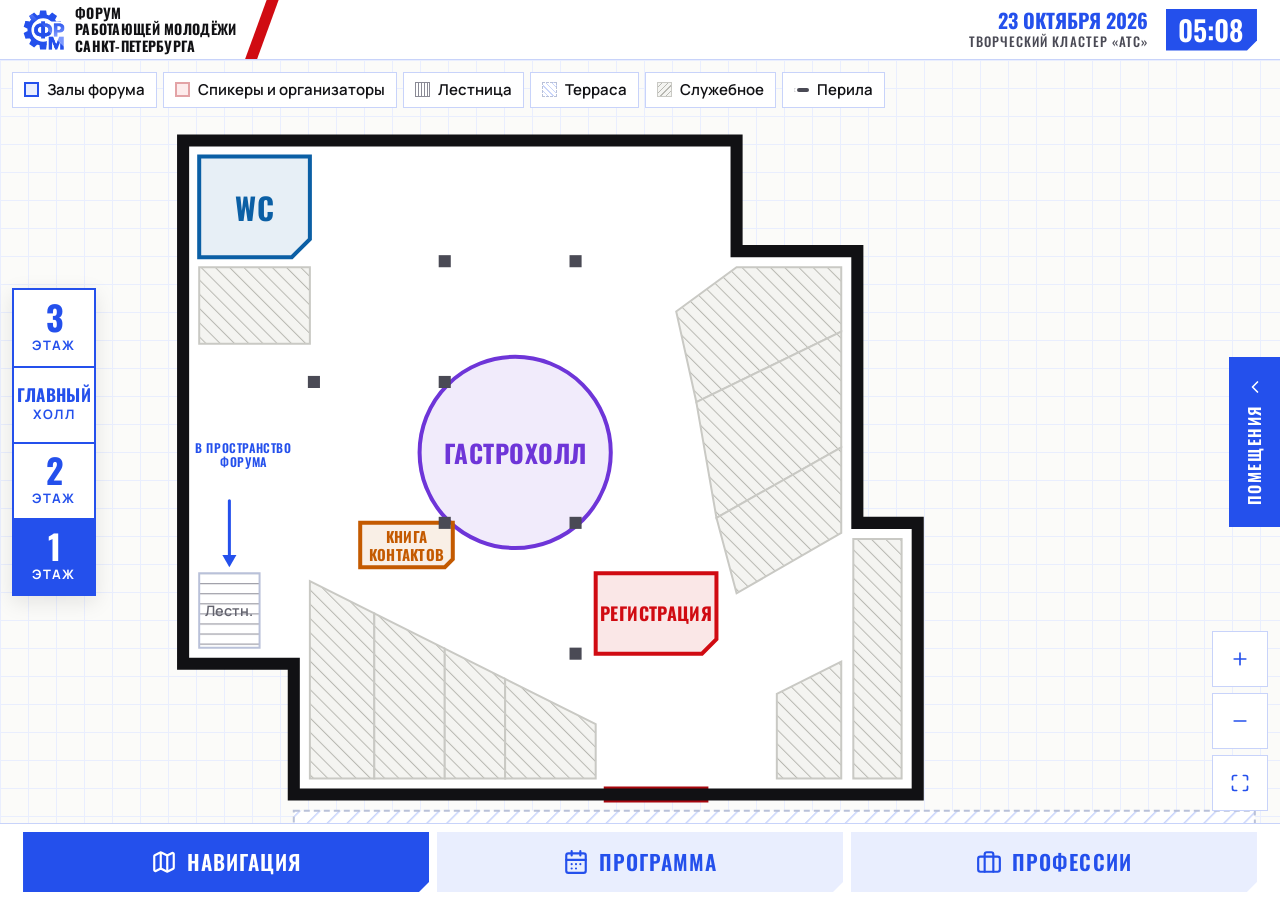
<file: mobile.html>
<!doctype html>
<html lang="ru">
<head>
<meta charset="utf-8">
<meta name="viewport" content="width=device-width, initial-scale=1, viewport-fit=cover">
<title>Навигация и программа — Форум работающей молодёжи</title>
<meta name="description" content="План площадки, программа и профессии будущего. Форум работающей молодёжи Санкт-Петербурга, 23 октября 2026, творческий кластер «АТС».">
<meta name="theme-color" content="#2450EC">
<!-- Версия для сайта и телефонов. Разметка совпадает с index.html (стойкой); логика и стили общие: assets/app.js, assets/app.css -->
<link rel="stylesheet" href="assets/fonts/fonts.css">
<link rel="stylesheet" href="assets/plan.css">
<link rel="stylesheet" href="assets/app.css">
</head>
<body class="is-web">

<!-- Иконки (Lucide-стиль) -->
<svg width="0" height="0" style="position:absolute" aria-hidden="true">
  <symbol id="i-map" viewBox="0 0 24 24"><path d="M14.1 5.55a2 2 0 0 0 1.8 0l3.65-1.83A1 1 0 0 1 21 4.62v12.76a1 1 0 0 1-.55.9l-4.55 2.27a2 2 0 0 1-1.8 0l-4.2-2.1a2 2 0 0 0-1.8 0l-3.65 1.83A1 1 0 0 1 3 19.38V6.62a1 1 0 0 1 .55-.9L8.1 3.45a2 2 0 0 1 1.8 0z"/><path d="M15 5.76v15M9 3.24v15"/></symbol>
  <symbol id="i-calendar" viewBox="0 0 24 24"><rect x="3" y="4" width="18" height="18" rx="2"/><path d="M16 2v4M8 2v4M3 10h18M8 14h.01M12 14h.01M16 14h.01M8 18h.01M12 18h.01"/></symbol>
  <symbol id="i-briefcase" viewBox="0 0 24 24"><rect x="2" y="7" width="20" height="14" rx="2"/><path d="M16 21V5a2 2 0 0 0-2-2h-4a2 2 0 0 0-2 2v16"/></symbol>
  <symbol id="i-plus" viewBox="0 0 24 24"><path d="M12 5v14M5 12h14"/></symbol>
  <symbol id="i-minus" viewBox="0 0 24 24"><path d="M5 12h14"/></symbol>
  <symbol id="i-fit" viewBox="0 0 24 24"><path d="M8 3H5a2 2 0 0 0-2 2v3M21 8V5a2 2 0 0 0-2-2h-3M3 16v3a2 2 0 0 0 2 2h3M16 21h3a2 2 0 0 0 2-2v-3"/></symbol>
  <symbol id="i-close" viewBox="0 0 24 24"><path d="M18 6 6 18M6 6l12 12"/></symbol>
  <symbol id="i-chev" viewBox="0 0 24 24"><path d="m15 18-6-6 6-6"/></symbol>
  <symbol id="i-pin" viewBox="0 0 24 24"><path d="M20 10c0 5-5.5 10.2-7.4 11.8a1 1 0 0 1-1.2 0C9.5 20.2 4 15 4 10a8 8 0 0 1 16 0"/><circle cx="12" cy="10" r="3"/></symbol>
  <symbol id="i-route" viewBox="0 0 24 24"><circle cx="6" cy="19" r="3"/><path d="M9 19h8.5a3.5 3.5 0 0 0 0-7h-11a3.5 3.5 0 0 1 0-7H15"/><circle cx="18" cy="5" r="3"/></symbol>
  <symbol id="i-exit" viewBox="0 0 24 24"><path d="M9 21H5a2 2 0 0 1-2-2V5a2 2 0 0 1 2-2h4M16 17l5-5-5-5M21 12H9"/></symbol>
  <symbol id="i-pass" viewBox="0 0 24 24"><path d="M5 12h14M13 6l6 6-6 6"/></symbol>
  <symbol id="i-stairs" viewBox="0 0 24 24"><path d="M3 21h5v-5h5v-5h5V6h3"/></symbol>
  <symbol id="i-flip" viewBox="0 0 24 24"><path d="M21 12a9 9 0 1 1-3-6.7L21 8"/><path d="M21 3v5h-5"/></symbol>
  <symbol id="i-info" viewBox="0 0 24 24"><circle cx="12" cy="12" r="10"/><path d="M12 16v-4M12 8h.01"/></symbol>
  <symbol id="i-star" viewBox="0 0 24 24"><path d="m12 2 3.1 6.3 6.9 1-5 4.9 1.2 6.8-6.2-3.2-6.2 3.2L7 14.2 2 9.3l6.9-1z"/></symbol>
  <symbol id="i-cup" viewBox="0 0 24 24"><path d="M17 8h1a4 4 0 1 1 0 8h-1"/><path d="M3 8h14v9a4 4 0 0 1-4 4H7a4 4 0 0 1-4-4z"/><path d="M6 2v2M10 2v2M14 2v2"/></symbol>
  <symbol id="i-mic" viewBox="0 0 24 24"><rect x="9" y="2" width="6" height="12" rx="3"/><path d="M19 10v1a7 7 0 0 1-14 0v-1M12 18v4"/></symbol>
  <symbol id="i-cam" viewBox="0 0 24 24"><path d="m16 13 5.2 3.5a.5.5 0 0 0 .8-.4V7.9a.5.5 0 0 0-.8-.4L16 11"/><rect x="2" y="6" width="14" height="12" rx="2"/></symbol>
  <symbol id="i-door" viewBox="0 0 24 24"><path d="M13 4h3a2 2 0 0 1 2 2v14M2 20h3M13 20h9M10 12v.01"/><path d="M13 4.56v16.16a.5.5 0 0 1-.6.48L5 19.6V5.56a1 1 0 0 1 .8-.98l6-1.2a1 1 0 0 1 1.2.98z"/></symbol>
  <symbol id="i-users" viewBox="0 0 24 24"><path d="M16 21v-2a4 4 0 0 0-4-4H6a4 4 0 0 0-4 4v2"/><circle cx="9" cy="7" r="4"/><path d="M22 21v-2a4 4 0 0 0-3-3.9M16 3.1a4 4 0 0 1 0 7.8"/></symbol>
  <!-- профессии -->
  <symbol id="p-chat" viewBox="0 0 24 24"><path d="M21 15a2 2 0 0 1-2 2H7l-4 4V5a2 2 0 0 1 2-2h14a2 2 0 0 1 2 2z"/><path d="M8 9h8M8 13h5"/></symbol>
  <symbol id="p-cpu" viewBox="0 0 24 24"><rect x="5" y="5" width="14" height="14" rx="2"/><rect x="9" y="9" width="6" height="6"/><path d="M9 2v3M15 2v3M9 19v3M15 19v3M2 9h3M2 15h3M19 9h3M19 15h3"/></symbol>
  <symbol id="p-chart" viewBox="0 0 24 24"><path d="M3 3v18h18"/><path d="M8 17v-5M13 17V8M18 17v-9"/></symbol>
  <symbol id="p-shield" viewBox="0 0 24 24"><path d="M12 22s8-4 8-10V5l-8-3-8 3v7c0 6 8 10 8 10z"/><path d="m9 12 2 2 4-4"/></symbol>
  <symbol id="p-drone" viewBox="0 0 24 24"><circle cx="5" cy="5" r="3"/><circle cx="19" cy="5" r="3"/><circle cx="5" cy="19" r="3"/><circle cx="19" cy="19" r="3"/><rect x="9" y="9" width="6" height="6" rx="1"/><path d="m7 7 2 2M17 7l-2 2M7 17l2-2M17 17l-2-2"/></symbol>
  <symbol id="p-bot" viewBox="0 0 24 24"><rect x="4" y="8" width="16" height="12" rx="2"/><path d="M12 8V4M8 4h8M2 14h2M20 14h2M9 13v2M15 13v2"/></symbol>
  <symbol id="p-vr" viewBox="0 0 24 24"><path d="M3 8a2 2 0 0 1 2-2h14a2 2 0 0 1 2 2v7a2 2 0 0 1-2 2h-4l-2-3h-2l-2 3H5a2 2 0 0 1-2-2z"/><circle cx="8" cy="11" r="1.5"/><circle cx="16" cy="11" r="1.5"/></symbol>
  <symbol id="p-layers" viewBox="0 0 24 24"><path d="m12 2 10 5-10 5L2 7z"/><path d="m2 12 10 5 10-5M2 17l10 5 10-5"/></symbol>
  <symbol id="p-dna" viewBox="0 0 24 24"><path d="M7 2c0 6 10 8 10 14v6M17 2c0 6-10 8-10 14v6M8 6h8M7 10h10M7 14h10M8 18h8"/></symbol>
  <symbol id="p-leaf" viewBox="0 0 24 24"><path d="M11 20A7 7 0 0 1 9.8 6.1C15.5 5 17 4.5 19 2c1 2 2 4.2 2 8 0 5.5-4.8 10-10 10z"/><path d="M2 21c0-3 1.9-5.4 5.1-6C9.5 14.5 12 13 13 12"/></symbol>
  <symbol id="p-city" viewBox="0 0 24 24"><path d="M3 21h18M5 21V7l6-4v18M19 21V11l-8-4"/><path d="M8 9v.01M8 12v.01M8 15v.01M8 18v.01M15 14v.01M15 17v.01"/></symbol>
  <symbol id="p-heart" viewBox="0 0 24 24"><path d="M19 14c1.5-1.5 3-3.2 3-5.5A5.5 5.5 0 0 0 16.5 3c-1.8 0-3 .5-4.5 2-1.5-1.5-2.7-2-4.5-2A5.5 5.5 0 0 0 2 8.5c0 2.3 1.5 4 3 5.5l7 7z"/><path d="M3.2 12H9l1-2 2 5 1.5-3h7.3"/></symbol>
</svg>

<div class="app">
  <header class="header">
    <div class="logo" aria-label="Форум работающей молодёжи Санкт-Петербурга">
      <span class="logo__mark" aria-hidden="true">
        <svg viewBox="230 243 620 594" focusable="false"><defs><path id="lm-gear" d="M759.5 539A232.5 232.5 0 1 1 294.5 539A232.5 232.5 0 1 1 759.5 539ZM701 539A174 174 0 1 0 353 539A174 174 0 1 0 701 539ZM471.7 314L482 249.5L572 249.5L582.3 314ZM350.01 389.48L320.43 331.24L393.24 278.34L439.49 324.47ZM295.92 522.06L237.76 492.34L265.57 406.74L330.1 416.88ZM330.1 661.12L265.57 671.26L237.76 585.66L295.92 555.94ZM439.49 753.53L393.24 799.66L320.43 746.76L350.01 688.52ZM582.3 764L572 828.5L482 828.5L471.7 764ZM703.99 688.52L733.57 746.76L660.76 799.66L614.51 753.53ZM758.08 555.94L816.24 585.66L788.43 671.26L723.9 661.12ZM723.9 416.88L788.43 406.74L816.24 492.34L758.08 522.06ZM614.51 324.47L660.76 278.34L733.57 331.24L703.99 389.48Z"/><mask id="lm-cut" maskUnits="userSpaceOnUse" x="230" y="243" width="620" height="594"><rect x="230" y="243" width="620" height="594" fill="#fff"/><rect x="581.5" y="414.5" width="270" height="425" fill="#000"/></mask><clipPath id="lm-clip"><use href="#lm-gear" class="lm-spin"/></clipPath><linearGradient id="lm-glow" gradientUnits="userSpaceOnUse" x1="0" y1="300" x2="0" y2="420"><stop offset="0" stop-color="#5B7BF6"/><stop offset="1" stop-color="#2450EC"/></linearGradient></defs><g mask="url(#lm-cut)"><use href="#lm-gear" class="lm-spin" fill="#2450EC"/><polygon points="220,240 295,240 485,430 220,430" fill="url(#lm-glow)" clip-path="url(#lm-clip)"/></g><image href="assets/logo-letters.png" x="230" y="243" width="620" height="594"/></svg>
      </span>
      <span class="logo__text">Форум<br>работающей молодёжи<br>Санкт-Петербурга</span>
    </div>
    <div class="header__meta">
      <div class="header__event"><b>23 октября 2026</b><span>Творческий кластер «АТС»</span></div>
      <time class="clock" id="clock">--:--</time>
    </div>
  </header>

  <main class="main">
    <!-- ===== 01 Навигация ===== -->
    <section class="view" id="view-nav" role="tabpanel" aria-labelledby="tab-nav">
      <div class="plan" id="plan">
        <svg class="plan__svg" id="planSvg" role="img" aria-label="План этажа. Перетаскивайте и масштабируйте пальцами">
          <g id="world"></g>
        </svg>

        <div class="floors" role="group" aria-label="Выбор этажа">
          <button type="button" class="floor-btn" data-floor="4" aria-pressed="false" aria-label="3 этаж"><b>3</b><span>этаж</span></button>
          <button type="button" class="floor-btn" data-floor="3" aria-pressed="false" aria-label="Главный холл"><b class="fl-sm">Главный</b><span>холл</span></button>
          <button type="button" class="floor-btn" data-floor="2" aria-pressed="false" aria-label="2 этаж"><b>2</b><span>этаж</span></button>
          <button type="button" class="floor-btn" data-floor="1" aria-pressed="true" aria-label="1 этаж"><b>1</b><span>этаж</span></button>
        </div>

        <div class="plan__top" id="planTop">
          <div class="legend" aria-hidden="true">
            <span><i class="lg-here"></i>Вы здесь</span>
            <span><i class="lg-hall"></i>Залы форума</span>
            <span><i class="lg-staff"></i>Спикеры и организаторы</span>
            <span><i class="lg-stairs"></i>Лестница</span>
            <span><i class="lg-terrace"></i>Терраса</span>
            <span><i class="lg-service"></i>Служебное</span>
            <span><i class="lg-rail"></i>Перила</span>
          </div>
        </div>

        <div class="step" id="routeStep" hidden aria-live="polite"><svg class="ico"><use href="#i-stairs"/></svg><span></span></div>

        <div class="zoom">
          <button type="button" id="zoomIn" aria-label="Приблизить"><svg class="ico"><use href="#i-plus"/></svg></button>
          <button type="button" id="zoomOut" aria-label="Отдалить"><svg class="ico"><use href="#i-minus"/></svg></button>
          <button type="button" id="zoomFit" aria-label="Показать весь этаж"><svg class="ico"><use href="#i-fit"/></svg></button>
        </div>

        <aside class="sidebar" id="sidebar" aria-label="Список помещений">
          <button type="button" class="sb-toggle" id="sbToggle" aria-expanded="true" aria-controls="sidebar">
            <svg class="ico"><use href="#i-chev"/></svg><span>Помещения</span>
          </button>
          <div class="sidebar__head">
            <p class="eyebrow" id="sbFloor">1 этаж</p>
            <h2 class="h2">Куда идём?</h2>
          </div>
          <ul class="rooms" id="rooms"></ul>
          <div class="detail" id="detail" hidden aria-live="polite">
            <button type="button" class="detail__close" id="detailClose" aria-label="Закрыть"><svg class="ico"><use href="#i-close"/></svg></button>
            <p class="detail__kicker" id="dKicker"></p>
            <h3 class="detail__title" id="dTitle"></h3>
            <p class="detail__sub" id="dSub"></p>
            <button type="button" class="btn-route" id="dRoute"><svg class="ico"><use href="#i-route"/></svg>Проложить маршрут</button>
            <p class="detail__hint" id="dHint" hidden><svg class="ico"><use href="#i-stairs"/></svg><span></span></p>
            <ul class="agenda" id="dAgenda" hidden></ul>
          </div>

        </aside>
      </div>
    </section>

    <!-- ===== 02 Программа ===== -->
    <section class="view" id="view-program" role="tabpanel" aria-labelledby="tab-program">
      <div class="page">
        <div class="page__head">
          <div>
            <h2 class="h2" id="progTitle">Программа</h2>
            <p class="lead">Кейс-лекции, тренинги, мастер-классы и пленарные сессии по актуальным темам.</p>
          </div>
          <div class="chips" id="progChips" role="tablist" aria-label="Треки программы"></div>
        </div>
        <div class="program-grid">
          <div class="prog-main">
            <ol class="timeline" id="timeline"></ol>
            <div class="stub" id="progEmpty" hidden><svg class="ico"><use href="#i-info"/></svg><span><b>Подробное расписание скоро появится.</b> Темы сессий и мастер-классов опубликуем ближе к форуму.</span></div>
            <div class="pager" id="pager">
              <button type="button" class="pager__btn" id="pgPrev" aria-label="Предыдущая страница"><svg class="ico"><use href="#i-chev"/></svg>Раньше</button>
              <span class="pager__info" id="pgInfo"></span>
              <button type="button" class="pager__btn" id="pgNext" aria-label="Следующая страница">Позже<svg class="ico" style="transform:rotate(180deg)"><use href="#i-chev"/></svg></button>
            </div>
          </div>
        </div>
      </div>
    </section>

    <!-- ===== 03 Профессии ===== -->
    <section class="view" id="view-prof" role="tabpanel" aria-labelledby="tab-prof">
      <div class="page">
        <div class="page__head">
          <div>
            <h2 class="h2">Профессии будущего</h2>
            <p class="lead">Нажмите на карточку — узнаете, чем занимается специалист и сколько зарабатывает*.</p>
          </div>
          <div class="chips" id="chips" role="group" aria-label="Фильтр по сфере"></div>
        </div>
        <div class="cards" id="cards"></div>
        <p class="footnote" id="salaryNote"></p>
      </div>
    </section>
  </main>

  <nav class="tabbar" role="tablist" aria-label="Разделы">
    <button type="button" class="tab" role="tab" id="tab-nav" data-view="nav" aria-controls="view-nav"><svg class="ico"><use href="#i-map"/></svg>Навигация</button>
    <button type="button" class="tab" role="tab" id="tab-program" data-view="program" aria-controls="view-program"><svg class="ico"><use href="#i-calendar"/></svg>Программа</button>
    <button type="button" class="tab" role="tab" id="tab-prof" data-view="prof" aria-controls="view-prof"><svg class="ico"><use href="#i-briefcase"/></svg>Профессии</button>
  </nav>
</div>

<script src="data/rooms.js"></script>
<script src="data/schedule.js"></script>
<script src="assets/plan.js"></script>
<script>window.SITE_MODE = 'web';</script>
<script src="assets/app.js"></script>
</body>
</html>
</file>
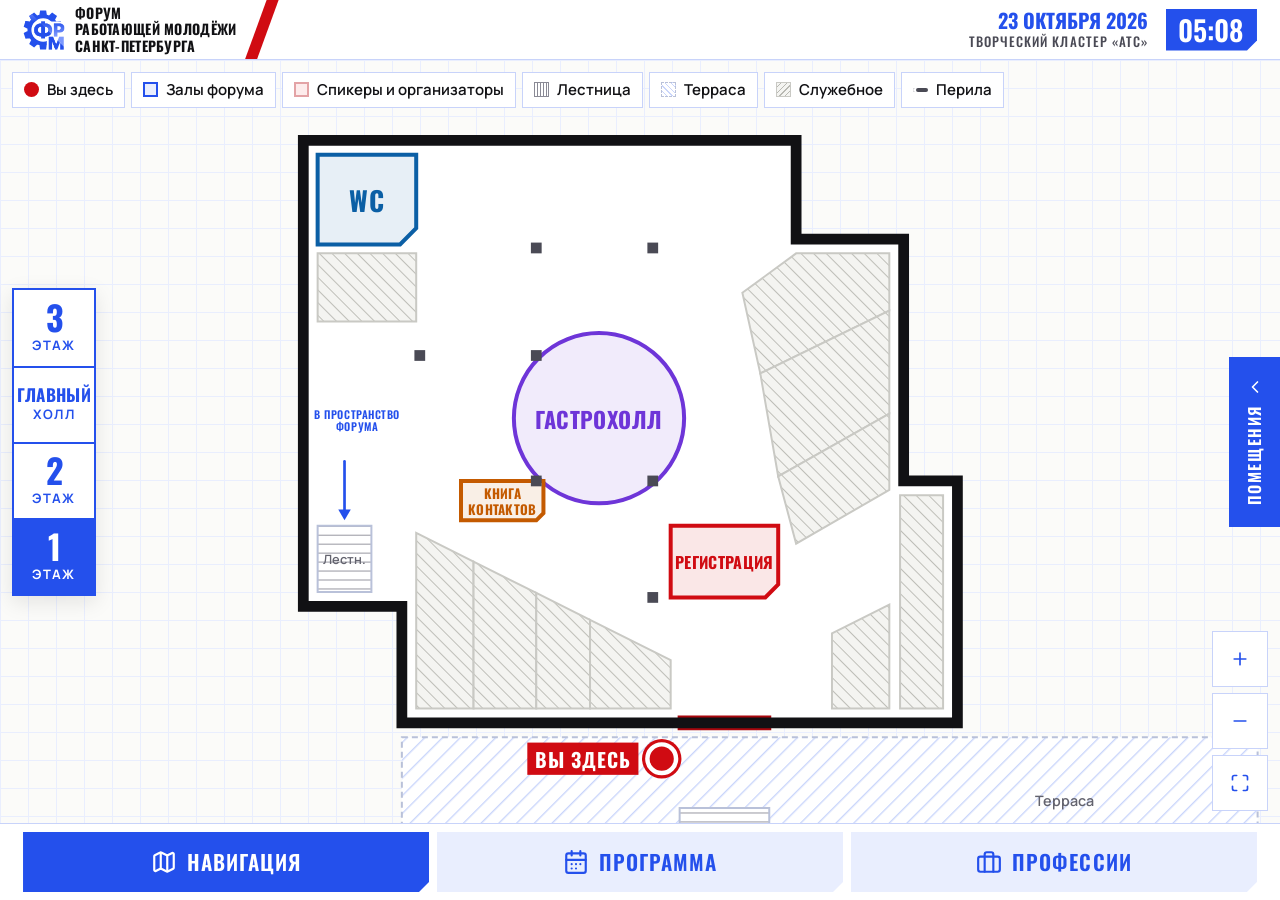
<file: stand1.html>
<!doctype html>
<html lang="ru">
<head>
<meta charset="utf-8">
<title>Стойка навигации 1</title>
<!-- Ярлык стойки 1: открывает навигацию с точкой «Вы здесь» этой стойки (работает и без интернета) -->
<meta http-equiv="refresh" content="0; url=index.html?stand=1">
<script>location.replace('index.html?stand=1' + location.hash);</script>
</head>
<body></body>
</html>
</file>
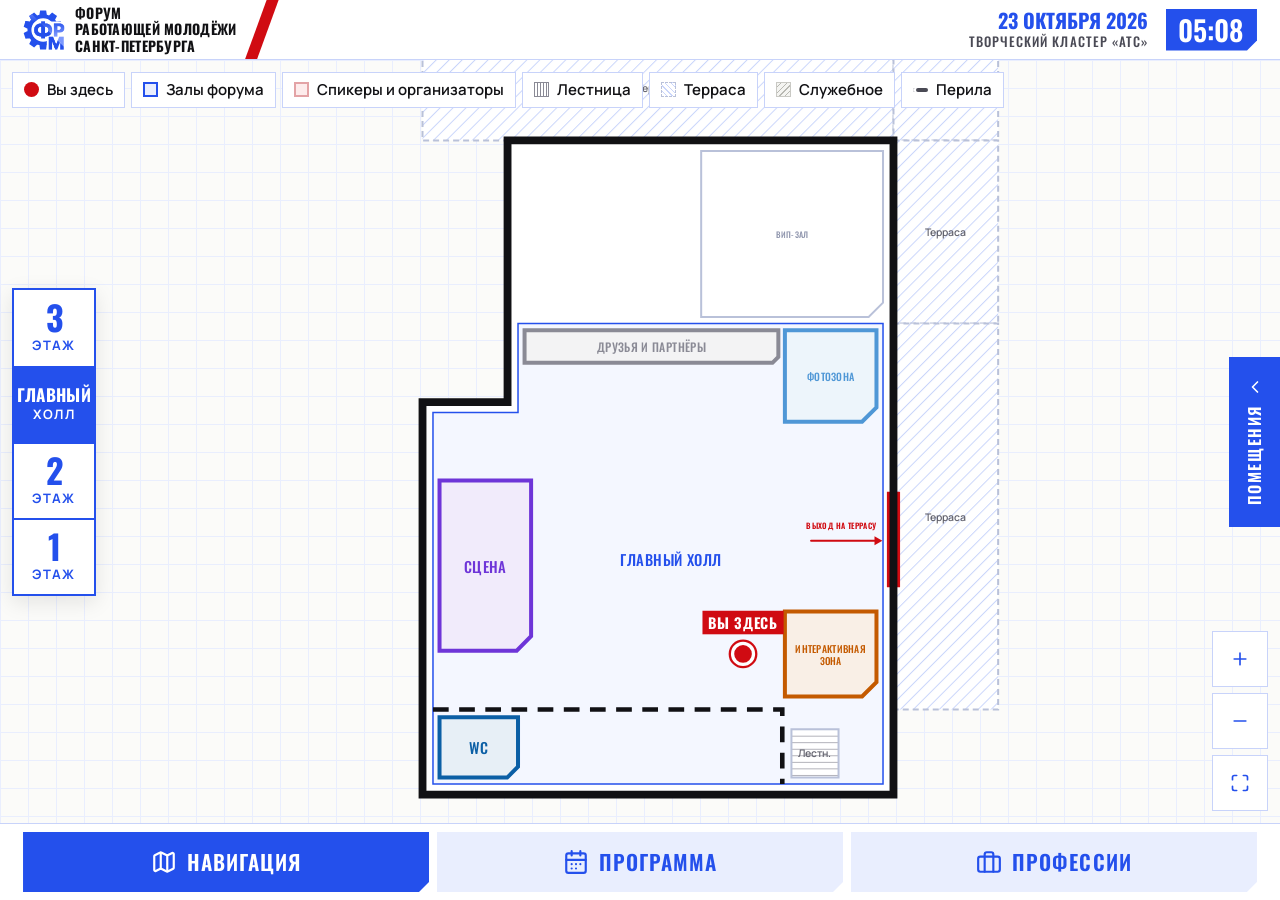
<file: stand2.html>
<!doctype html>
<html lang="ru">
<head>
<meta charset="utf-8">
<title>Стойка навигации 2</title>
<!-- Ярлык стойки 2: открывает навигацию с точкой «Вы здесь» этой стойки (работает и без интернета) -->
<meta http-equiv="refresh" content="0; url=index.html?stand=2">
<script>location.replace('index.html?stand=2' + location.hash);</script>
</head>
<body></body>
</html>
</file>
<file: assets/fonts/fonts.css>
/* Локальные шрифты: стойка работает без интернета */
@font-face {
  font-family: "Manrope";
  font-style: normal;
  font-weight: 400 800;
  font-display: swap;
  src: url("manrope-cyrillic-ext.woff2") format("woff2");
  unicode-range: U+0460-052F, U+1C80-1C8A, U+20B4, U+2DE0-2DFF, U+A640-A69F, U+FE2E-FE2F;
}
@font-face {
  font-family: "Manrope";
  font-style: normal;
  font-weight: 400 800;
  font-display: swap;
  src: url("manrope-cyrillic.woff2") format("woff2");
  unicode-range: U+0301, U+0400-045F, U+0490-0491, U+04B0-04B1, U+2116;
}
@font-face {
  font-family: "Manrope";
  font-style: normal;
  font-weight: 400 800;
  font-display: swap;
  src: url("manrope-latin-ext.woff2") format("woff2");
  unicode-range: U+0100-02BA, U+02BD-02C5, U+02C7-02CC, U+02CE-02D7, U+02DD-02FF, U+0304, U+0308, U+0329, U+1D00-1DBF, U+1E00-1E9F, U+1EF2-1EFF, U+2020, U+20A0-20AB, U+20AD-20C4, U+2113, U+2C60-2C7F, U+A720-A7FF;
}
@font-face {
  font-family: "Manrope";
  font-style: normal;
  font-weight: 400 800;
  font-display: swap;
  src: url("manrope-latin.woff2") format("woff2");
  unicode-range: U+0000-00FF, U+0131, U+0152-0153, U+02BB-02BC, U+02C6, U+02DA, U+02DC, U+0304, U+0308, U+0329, U+2000-206F, U+20AC, U+2122, U+2191, U+2193, U+2212, U+2215, U+FEFF, U+FFFD;
}
@font-face {
  font-family: "Oswald";
  font-style: normal;
  font-weight: 500 700;
  font-display: swap;
  src: url("oswald-cyrillic-ext.woff2") format("woff2");
  unicode-range: U+0460-052F, U+1C80-1C8A, U+20B4, U+2DE0-2DFF, U+A640-A69F, U+FE2E-FE2F;
}
@font-face {
  font-family: "Oswald";
  font-style: normal;
  font-weight: 500 700;
  font-display: swap;
  src: url("oswald-cyrillic.woff2") format("woff2");
  unicode-range: U+0301, U+0400-045F, U+0490-0491, U+04B0-04B1, U+2116;
}
@font-face {
  font-family: "Oswald";
  font-style: normal;
  font-weight: 500 700;
  font-display: swap;
  src: url("oswald-latin-ext.woff2") format("woff2");
  unicode-range: U+0100-02BA, U+02BD-02C5, U+02C7-02CC, U+02CE-02D7, U+02DD-02FF, U+0304, U+0308, U+0329, U+1D00-1DBF, U+1E00-1E9F, U+1EF2-1EFF, U+2020, U+20A0-20AB, U+20AD-20C4, U+2113, U+2C60-2C7F, U+A720-A7FF;
}
@font-face {
  font-family: "Oswald";
  font-style: normal;
  font-weight: 500 700;
  font-display: swap;
  src: url("oswald-latin.woff2") format("woff2");
  unicode-range: U+0000-00FF, U+0131, U+0152-0153, U+02BB-02BC, U+02C6, U+02DA, U+02DC, U+0304, U+0308, U+0329, U+2000-206F, U+20AC, U+2122, U+2191, U+2193, U+2212, U+2215, U+FEFF, U+FFFD;
}
</file>
<file: assets/plan.css>
/* Схема этажа — общая для стойки и админки */
.mass-stroke { fill: none; stroke: var(--ink, #111114); stroke-width: 12; stroke-linejoin: miter; }
.mass-fill { fill: #fff; }
.room { stroke: #b9c1d9; stroke-width: 2; vector-effect: non-scaling-stroke; transition: fill .2s; }
.room--hall { fill: var(--blue-soft, #E9EEFE); stroke: var(--blue, #2450EC); stroke-width: 1.5; }
.room--main { fill: #F4F7FF; stroke: var(--blue, #2450EC); stroke-width: 1.5; }
.room--staff { fill: var(--red-soft, #FDECEC); stroke: #e3a3a6; }
.room--other { fill: #fff; }
.room--service { fill: url(#pat-service); stroke: #c9c9c4; }
.room--stairs { fill: url(#pat-stairs-v); }
.room--stairs.is-h { fill: url(#pat-stairs-h); }
.room--lift { fill: #f1f1ee; }
.room--terrace { fill: url(#pat-terrace); stroke: #b9c1d9; stroke-dasharray: 6 4; }
.room--roof { fill: url(#pat-roof); stroke: #d4d4d0; stroke-dasharray: 6 4; }
.room.is-click { cursor: pointer; }
.room.is-click:hover { filter: brightness(.97); }
.room.is-active { fill: var(--blue, #2450EC); stroke: var(--blue-deep, #1433B8); }
.room--staff.is-active { fill: var(--red, #D00B12); stroke: var(--red, #D00B12); }

.lbl { pointer-events: none; text-anchor: middle; dominant-baseline: central; }
.lbl .t1 { font-family: var(--f-display); font-weight: 700; text-transform: uppercase; fill: var(--blue, #2450EC); letter-spacing: .02em; }
.lbl .t2 { font-family: var(--f-body); font-weight: 700; fill: var(--ink, #111114); }
.lbl .t3 { font-family: var(--f-body); font-weight: 600; fill: #63636e; }
.lbl--staff .t1 { fill: var(--red, #D00B12); }
.lbl.is-active .t1, .lbl.is-active .t2, .lbl.is-active .t3 { fill: #fff; }

/* Этаж произвольной формы: стены ломаной, граница бельэтажа — ровный пунктир */
.wall-line { fill: none; stroke: var(--ink, #111114); stroke-width: 12; stroke-linejoin: miter; stroke-linecap: square; }
.balcony-line { fill: none; stroke: var(--ink, #111114); stroke-width: 7; stroke-dasharray: 24 16; stroke-linecap: butt; }

/* Цветные зоны (сцена, фотозона…): цвет задаётся в данных помещения */
.room--zone { fill: #fff; fill: color-mix(in srgb, var(--zc) 10%, #fff); stroke: var(--zc); stroke-width: 4; }
.room--zone.is-solid { fill: var(--zc); }
.room--zone.is-active { fill: var(--zc); stroke: var(--zc); }
.lbl--zone .t1, .lbl--zone .t2 { fill: var(--zc); }
.lbl--zone.is-active .t1, .lbl--zone.is-active .t2 { fill: #fff; }
.lbl--zone.is-outside.is-active .t1, .lbl--zone.is-outside.is-active .t2 { fill: var(--zc); }
.hall-edge { fill: none; stroke: var(--blue, #2450EC); stroke-width: 3; }

/* Заглушка: план этажа ещё не готов */
.ph-box { fill: #fff; stroke: var(--line, #b9c1d9); stroke-width: 3; stroke-dasharray: 14 10; }
.ph-text { font-family: var(--f-display); font-weight: 700; text-transform: uppercase; font-size: 46px; fill: var(--ink-3, #7a7a85); text-anchor: middle; dominant-baseline: central; letter-spacing: .04em; }

/* Перила (куда идти не нужно) и колонны */
.railing-line { fill: none; stroke: #4a4a55; stroke-width: 4; stroke-linejoin: round; }
.railing-posts { fill: none; stroke: #4a4a55; stroke-width: 11; stroke-linecap: round; stroke-dasharray: 0.1 30; }
.column { fill: #4a4a55; }

/* Тонкие подписи (этаж с lightLabels) и приглушённые (quiet) */
.lbl.is-light .t1 { font-weight: 500; letter-spacing: .03em; }
.lbl.is-quiet .t1 { fill: #8f95ad; }
.lbl.is-quiet.is-active .t1 { fill: #fff; }
/* Стрелки-указатели с подписью */
.plan-arrow { --ac: var(--blue, #2450EC); }
.plan-arrow.is-red { --ac: var(--red, #D00B12); }
.plan-arrow line { stroke: var(--ac); stroke-width: 3; stroke-linecap: round; }
.plan-arrow polygon { fill: var(--ac); }
.plan-arrow text { font-family: var(--f-display); font-weight: 600; fill: var(--ac); dominant-baseline: central; letter-spacing: .04em; }
</file>
<file: assets/app.css>
/* ===== Токены — как на forum-rm2026.ru ===== */
:root {
  --blue: #2450EC;
  --blue-deep: #1433B8;
  --blue-soft: #E9EEFE;
  --blue-mid: #C9D5FB;
  --red: #D00B12;
  --red-soft: #FDECEC;
  --ink: #111114;
  --ink-2: #4a4a55;
  --ink-3: #8a8a95;
  --paper: #f5f5f2;
  --white: #fff;
  --line: rgba(36, 80, 236, .25);
  --f-display: "Oswald", "Arial Narrow", "Roboto Condensed", sans-serif;
  --f-body: "Manrope", "Segoe UI", Arial, sans-serif;
  --ease: cubic-bezier(.2, .7, .2, 1);
  --chamfer: polygon(0 0, 100% 0, 100% calc(100% - 10px), calc(100% - 10px) 100%, 0 100%);
  --gutter: clamp(12px, 1.8vw, 28px);
  --sb-w: 380px;
  --sb-h: 40%;
}

* { box-sizing: border-box; }
html, body { margin: 0; height: 100%; }
body {
  background: var(--paper);
  color: var(--ink);
  font-family: var(--f-body);
  font-size: 15px;
  line-height: 1.45;
  -webkit-font-smoothing: antialiased;
  user-select: none;
  -webkit-user-select: none;
  -webkit-tap-highlight-color: transparent;
  touch-action: manipulation;
  overflow: hidden;
}
button { font: inherit; color: inherit; cursor: pointer; border: 0; background: none; padding: 0; }
:focus-visible { outline: 3px solid var(--blue); outline-offset: 2px; }
.ico { width: 20px; height: 20px; flex: none; stroke: currentColor; fill: none; stroke-width: 2; stroke-linecap: round; stroke-linejoin: round; }

.app { height: 100dvh; display: grid; grid-template-rows: auto 1fr auto; grid-template-columns: minmax(0, 1fr); }

/* ===== Шапка ===== */
.header {
  position: relative; display: flex; align-items: center; gap: 16px;
  height: 60px; padding: 0 var(--gutter);
  background: var(--white); border-bottom: 1px solid var(--line); overflow: hidden;
}
.logo { position: relative; display: flex; align-items: center; gap: 10px; z-index: 1; padding-right: 40px; }
/* фирменная красная черта — продолжение логотипа, проходит через всю высоту шапки */
.logo::after { content: ""; position: absolute; right: 8px; top: -20px; bottom: -20px; width: 12px; background: var(--red); transform: skewX(-20deg); }
.logo__mark { width: 42px; height: 40px; flex: none; }
.logo__mark svg { width: 100%; height: 100%; display: block; }
.lm-spin { transform-origin: 527px 539px; animation: spin 24s linear infinite; }
@keyframes spin { to { transform: rotate(360deg); } }
.logo__text { font-family: var(--f-display); font-weight: 700; text-transform: uppercase; font-size: 14px; line-height: 1.15; letter-spacing: .02em; }
.header__meta { margin-left: auto; display: flex; align-items: center; gap: 18px; z-index: 1; }
.header__event { text-align: right; font-family: var(--f-display); text-transform: uppercase; line-height: 1.15; }
.header__event b { display: block; color: var(--blue); font-size: 20px; font-weight: 700; }
.header__event span { font-size: 13px; letter-spacing: .08em; color: var(--ink-2); font-weight: 500; }
.clock {
  font-family: var(--f-display); font-weight: 600; font-size: 28px; line-height: 1;
  color: var(--white); background: var(--blue); padding: 7px 14px 7px 12px;
  clip-path: var(--chamfer); font-variant-numeric: tabular-nums;
}

/* ===== Основная зона ===== */
.main { position: relative; overflow: hidden; min-height: 0; }
.view { position: absolute; inset: 0; display: none; }
.view.is-active { display: block; animation: viewIn .28s var(--ease); }
@keyframes viewIn { from { opacity: 0; transform: translateY(8px); } to { opacity: 1; transform: none; } }
.page { height: 100%; display: flex; flex-direction: column; gap: clamp(10px, 1.6vh, 18px); padding: clamp(12px, 2vh, 22px) var(--gutter); overflow: hidden; }
.page__head { display: flex; align-items: flex-end; justify-content: space-between; gap: 16px 24px; flex-wrap: wrap; }

.eyebrow { font-family: var(--f-display); font-weight: 600; font-size: 15px; letter-spacing: .2em; color: var(--blue); text-transform: uppercase; margin: 0 0 2px; display: flex; align-items: center; gap: 8px; }
.eyebrow::before { content: ""; width: 7px; height: 16px; background: var(--red); transform: skewX(-20deg); }
.h2 { font-family: var(--f-display); font-weight: 700; text-transform: uppercase; color: var(--blue); font-size: clamp(26px, 3.4vh, 38px); line-height: 1.05; margin: 0; }
.lead { color: var(--ink-2); margin: 6px 0 0; font-size: 17px; }

/* ===== Вкладки ===== */
.tabbar {
  display: grid; grid-template-columns: repeat(3, minmax(0, 1fr)); gap: 8px;
  padding: 8px var(--gutter) calc(8px + env(safe-area-inset-bottom));
  background: var(--white); border-top: 1px solid var(--line);
}
.tab {
  display: flex; align-items: center; justify-content: center; gap: 10px; min-height: 60px; padding: 0 12px;
  font-family: var(--f-display); font-weight: 600; text-transform: uppercase; font-size: 21px; letter-spacing: .05em;
  background: var(--blue-soft); color: var(--blue); clip-path: var(--chamfer);
  transition: background .2s var(--ease), color .2s var(--ease), transform .12s var(--ease);
}
.tab .ico { width: 26px; height: 26px; }
.tab:active { transform: scale(.97); }
.tab[aria-selected="true"] { background: var(--blue); color: var(--white); }

/* ===== Навигация: план ===== */
.plan { position: absolute; inset: 0; overflow: hidden; background-color: #fbfbf9;
  background-image: linear-gradient(var(--blue-soft) 1px, transparent 1px), linear-gradient(90deg, var(--blue-soft) 1px, transparent 1px);
  background-size: 28px 28px; }
.plan__svg { position: absolute; inset: 0; width: 100%; height: 100%; touch-action: none; cursor: grab; display: block; }
.plan__svg.is-dragging { cursor: grabbing; }
#world { transform-origin: 0 0; }
#world.is-anim { transition: transform .45s var(--ease); }

.here__pulse { fill: var(--red); transform-box: fill-box; transform-origin: center; animation: herePulse 1.8s ease-out infinite; }
@keyframes herePulse { from { transform: scale(.6); opacity: .5; } to { transform: scale(2.2); opacity: 0; } }

/* верхняя панель плана: этажи + легенда */
.plan__top { position: absolute; left: 12px; top: 12px; right: calc(12px + var(--sb-shift, 0px)); display: flex; gap: 10px; align-items: center; flex-wrap: wrap; pointer-events: none; transition: right .35s var(--ease); }
.plan__top > * { pointer-events: auto; }
/* переключатель этажей — слева, как кнопки лифта: верхний этаж сверху */
.floors {
  position: absolute; left: 12px; top: 50%; transform: translateY(-50%); z-index: 3;
  display: flex; flex-direction: column; background: var(--white); border: 2px solid var(--blue);
  box-shadow: 0 6px 20px rgba(17, 17, 20, .1); transition: top .35s var(--ease);
}
.floor-btn { width: 80px; height: 76px; display: flex; flex-direction: column; align-items: center; justify-content: center; gap: 2px; color: var(--blue); transition: background .2s, color .2s; }
.floor-btn + .floor-btn { border-top: 2px solid var(--blue); }
.floor-btn b { font-family: var(--f-display); font-weight: 700; font-size: 34px; line-height: 1; }
.floor-btn span { font-size: 13px; font-weight: 700; text-transform: uppercase; letter-spacing: .1em; }
.floor-btn b.fl-sm { font-size: 17px; text-transform: uppercase; letter-spacing: .02em; }
.floor-btn:active { background: var(--blue-soft); }
.floor-btn[aria-pressed="true"] { background: var(--blue); color: var(--white); }
.legend { display: flex; gap: 6px; flex-wrap: wrap; pointer-events: none !important; }
.legend span { display: flex; align-items: center; gap: 8px; background: var(--white); padding: 6px 11px; font-size: 15px; font-weight: 600; border: 1px solid var(--line); }
.legend i { width: 15px; height: 15px; flex: none; }
.lg-here { border-radius: 50%; background: var(--red); }
.lg-hall { background: var(--blue-soft); border: 2px solid var(--blue); }
.lg-staff { background: var(--red-soft); border: 2px solid #e3a3a6; }
.lg-stairs { background: repeating-linear-gradient(90deg, #fff 0 2px, #8a8a95 2px 3px); border: 1px solid #8a8a95; }
.lg-service { background: repeating-linear-gradient(-45deg, #f4f4f1 0 3px, #b8b8b2 3px 4px); border: 1px solid #c9c9c4; }
.lg-rail { height: 4px !important; background: #4a4a55; border-radius: 2px; box-shadow: 3px 0 0 0 #fff inset; }
.lg-terrace { background: repeating-linear-gradient(45deg, #fff 0 3px, #c9d5fb 3px 4px); border: 1px dashed #b9c1d9; }

.zoom { position: absolute; right: 12px; bottom: 12px; display: flex; flex-direction: column; gap: 6px; transform: translateX(calc(-1 * var(--sb-shift, 0px))); transition: transform .35s var(--ease); }
.zoom button { width: 56px; height: 56px; display: grid; place-items: center; background: var(--white); color: var(--blue); border: 1px solid var(--line); transition: background .15s, transform .12s; }
.zoom button:active { transform: scale(.94); background: var(--blue-soft); }

/* карточка выбранного помещения — внизу сайдбара */
.detail {
  position: relative; flex: none; margin: 0 10px 10px;
  background: var(--blue-soft); border-top: 4px solid var(--blue);
  padding: 12px 52px 12px 14px; animation: viewIn .25s var(--ease);
}
.detail[hidden] { display: none; }
.detail.is-staff { border-top-color: var(--red); background: var(--red-soft); }
.detail__close { position: absolute; right: 4px; top: 4px; width: 52px; height: 52px; display: grid; place-items: center; color: var(--ink-2); }
.detail__kicker { font-family: var(--f-display); text-transform: uppercase; letter-spacing: .15em; font-size: 14px; color: var(--blue); margin: 0; }
.detail__title { font-family: var(--f-display); font-weight: 700; text-transform: uppercase; font-size: 28px; line-height: 1.1; margin: 2px 0 2px; }
.detail__sub { margin: 0; font-weight: 700; font-size: 17px; color: var(--ink-2); }
.detail__hint { display: flex; align-items: center; gap: 8px; margin: 10px 0 0; font-size: 16px; font-weight: 600; color: var(--red); }
.detail__hint[hidden] { display: none; }
.agenda { list-style: none; margin: 10px 0 0; padding: 8px 0 0; border-top: 1px solid var(--line); display: grid; gap: 6px; }
.agenda[hidden] { display: none; }
.agenda li { display: grid; grid-template-columns: 54px 1fr; gap: 10px; font-size: 15px; line-height: 1.3; }
.agenda time { font-family: var(--f-display); font-weight: 600; color: var(--blue); font-size: 18px; font-variant-numeric: tabular-nums; }
.agenda b { display: block; overflow: hidden; text-overflow: ellipsis; display: -webkit-box; -webkit-line-clamp: 2; -webkit-box-orient: vertical; }
.agenda small { color: var(--ink-2); }
.agenda .is-now time::after { content: "сейчас"; display: block; font-size: 11px; letter-spacing: .1em; text-transform: uppercase; color: var(--white); background: var(--red); padding: 0 4px; width: max-content; }
.detail__hint .ico { width: 16px; height: 16px; }

/* маршрут */
.route__reveal { fill: none; stroke: #fff; stroke-width: 44; stroke-linecap: round; stroke-linejoin: round; }
.route__halo { fill: none; stroke: #fff; stroke-width: 16; stroke-linecap: round; stroke-linejoin: round; opacity: .9; }
.route__line { fill: none; stroke: var(--red); stroke-width: 8; stroke-linecap: round; stroke-linejoin: round; stroke-dasharray: 18 13; }
.route__dot, .route__badge circle { fill: var(--red); stroke: #fff; stroke-width: 5; }
.route__badge rect { fill: var(--red); }
.route__badge text { fill: #fff; font-family: var(--f-display); font-weight: 700; letter-spacing: 1px; text-anchor: middle; dominant-baseline: central; }
.route__end { transition: opacity .3s; }
.btn-route { display: inline-flex; align-items: center; gap: 10px; min-height: 54px; margin-top: 12px; padding: 0 18px; background: var(--red); color: var(--white); font-family: var(--f-display); font-weight: 600; text-transform: uppercase; letter-spacing: .05em; font-size: 18px; clip-path: var(--chamfer); transition: transform .12s, background .15s; }
.btn-route:active { transform: scale(.97); background: #a8070d; }
.btn-route[hidden] { display: none; }
.btn-route .ico { width: 18px; height: 18px; }
.step { position: absolute; left: 50%; top: 70px; transform: translateX(-50%); display: flex; align-items: center; gap: 12px; padding: 14px 24px; background: var(--red); color: var(--white); font-family: var(--f-display); font-weight: 600; text-transform: uppercase; letter-spacing: .05em; font-size: 24px; box-shadow: 0 10px 30px rgba(208, 11, 18, .3); animation: viewIn .3s var(--ease); pointer-events: none; white-space: nowrap; }
.step[hidden] { display: none; }
.step .ico { width: 26px; height: 26px; }

/* выдвижной сайдбар */
.sidebar {
  position: absolute; top: 0; right: 0; bottom: 0; width: var(--sb-w);
  background: var(--white); border-left: 1px solid var(--line); box-shadow: -10px 0 30px rgba(17, 17, 20, .06);
  display: flex; flex-direction: column; transition: transform .35s var(--ease);
}
.plan.sb-open { --sb-shift: var(--sb-w); }
.plan:not(.sb-open) .sidebar { transform: translateX(100%); box-shadow: none; }
.sb-toggle {
  position: absolute; left: -52px; top: 50%; transform: translateY(-50%);
  width: 52px; height: 170px; display: flex; flex-direction: column; align-items: center; justify-content: center; gap: 8px;
  background: var(--blue); color: var(--white);
  font-family: var(--f-display); font-weight: 600; text-transform: uppercase; font-size: 16px; letter-spacing: .1em;
}
.sb-toggle span { writing-mode: vertical-rl; transform: rotate(180deg); }
.sb-toggle .ico { transition: transform .35s var(--ease); }
.plan.sb-open .sb-toggle .ico { transform: rotate(180deg); }
.sidebar__head { padding: 16px 18px 12px; border-bottom: 1px solid var(--blue-soft); }
.sidebar__head .h2 { font-size: 32px; }
.rooms { list-style: none; margin: 0; padding: 4px 10px 10px; flex: 1; min-height: 0; overflow: hidden; display: flex; flex-direction: column; }
.rooms li { flex: 0 1 66px; min-height: 52px; display: flex; }
.room-btn {
  flex: 1; display: grid; grid-template-columns: 44px 1fr; align-items: center; gap: 12px;
  padding: 4px 8px 4px 4px; text-align: left; border-bottom: 1px solid var(--blue-soft); transition: background .15s;
}
.room-btn:active { background: var(--blue-soft); }
.room-btn[aria-current="true"] { background: var(--blue-soft); box-shadow: inset 3px 0 0 var(--red); }
.room-num {
  width: 44px; height: 44px; display: grid; place-items: center;
  font-family: var(--f-display); font-weight: 700; font-size: 20px; color: var(--white); background: var(--blue);
  clip-path: polygon(0 0, 100% 0, 100% calc(100% - 8px), calc(100% - 8px) 100%, 0 100%);
}
.room-num--staff { background: var(--red); }
.room-num--other { background: var(--ink-2); }
.room-num .ico { width: 22px; height: 22px; }
.room-btn b { display: block; font-size: 18px; line-height: 1.2; font-weight: 800; }
.room-btn small { display: block; color: var(--ink-2); font-size: 15px; line-height: 1.25; }

/* ===== Программа ===== */
.program-grid { flex: 1; min-height: 0; display: flex; flex-direction: column; }
.prog-main { flex: 1; display: flex; flex-direction: column; gap: 10px; min-height: 0; }
.timeline { list-style: none; margin: 0; padding: 0; border-top: 2px solid var(--blue); flex: 1; min-height: 0; overflow: hidden; display: grid; grid-auto-rows: var(--row-h); align-content: start; --row-h: clamp(72px, 8.8vh, 100px); }
.slot { display: grid; grid-template-columns: 112px minmax(0, 1fr) auto; gap: 20px; align-items: center; padding: 0 12px; border-bottom: 1px solid var(--line); position: relative; min-height: 0; overflow: hidden; }
.slot__time { font-family: var(--f-display); font-weight: 600; font-size: clamp(24px, 2.8vh, 32px); color: var(--blue); line-height: 1; font-variant-numeric: tabular-nums; }
.slot__time small { display: block; font-size: .55em; opacity: .7; margin-top: 3px; }
.slot__main { min-width: 0; }
.slot__title { font-weight: 700; font-size: clamp(18px, 2.1vh, 23px); line-height: 1.25; margin: 0; white-space: nowrap; overflow: hidden; text-overflow: ellipsis; }
.slot__meta { display: flex; align-items: center; gap: 10px; color: var(--ink-2); font-size: 16px; margin: 4px 0 0; white-space: nowrap; overflow: hidden; text-overflow: ellipsis; }
.kind { font-family: var(--f-display); font-weight: 600; text-transform: uppercase; letter-spacing: .08em; font-size: 14px; color: var(--blue); background: var(--blue-soft); padding: 1px 7px; flex: none; }
.slot__place { display: flex; align-items: center; gap: 8px; }
.meta-place { display: none; }
.place { display: flex; align-items: center; gap: 8px; font-size: 16px; font-weight: 700; color: var(--ink-2); white-space: nowrap; }
.place .ico { width: 18px; height: 18px; color: var(--red); }
.btn-map {
  display: inline-flex; align-items: center; gap: 8px; min-height: 52px; padding: 0 18px;
  font-family: var(--f-display); font-weight: 600; text-transform: uppercase; letter-spacing: .05em; font-size: 18px;
  background: var(--blue); color: var(--white); clip-path: var(--chamfer); white-space: nowrap; transition: background .15s, transform .12s;
}
.btn-map:active { transform: scale(.97); background: var(--blue-deep); }
.btn-map .ico { width: 20px; height: 20px; }
.slot { box-shadow: inset 6px 0 0 var(--c, var(--blue)); padding-left: 22px; }
.slot.is-common { --c: #9a9aa5; --ct: #63636e; }
.slot__time { color: var(--ct, var(--c, var(--blue))); }
.slot .kind { color: var(--ct, var(--c, var(--blue))); background: var(--blue-soft); background: color-mix(in srgb, var(--c, var(--blue)) 12%, white); }
.kind--all { color: var(--ink-2) !important; }
.slot.is-now { background: var(--blue-soft); background: color-mix(in srgb, var(--c, var(--blue)) 9%, white); }
/* вкладки треков */
.chips .chip--track { border-color: var(--c); color: var(--ct, var(--c)); min-height: 56px; padding: 0 20px; font-size: 18px; transition: background .15s, color .15s, transform .12s; }
.chips .chip--track:active { transform: scale(.97); }
.chips .chip--track[aria-selected="true"] { background: var(--cb, var(--c)); border-color: var(--cb, var(--c)); color: var(--cf, var(--white)); }
.timeline { border-top-color: var(--c, var(--blue)); transition: border-color .2s; }
.slot.is-now .slot__time::after { content: "Сейчас"; display: block; margin-top: 4px; font-size: 12px; letter-spacing: .15em; color: var(--white); background: var(--red); padding: 1px 6px; width: max-content; }
.slot.is-past { opacity: .45; }
.pager { display: flex; align-items: center; justify-content: space-between; gap: 12px; }
.pager[hidden] { display: none; }
.pager__btn { display: inline-flex; align-items: center; gap: 8px; min-height: 54px; padding: 0 20px; border: 2px solid var(--blue); color: var(--blue); background: var(--white); font-family: var(--f-display); font-weight: 600; text-transform: uppercase; letter-spacing: .05em; font-size: 17px; }
.pager__btn:disabled { opacity: .35; cursor: default; }
.pager__info { font-family: var(--f-display); font-weight: 600; color: var(--ink-2); letter-spacing: .05em; font-size: 18px; }
.stub[hidden] { display: none; }
.stub { padding: 10px 14px; border: 2px dashed var(--line); background: var(--white); display: flex; gap: 10px; align-items: center; color: var(--ink-2); font-size: 16px; }
.stub .ico { color: var(--blue); }
.stub b { color: var(--ink); }

/* ===== Профессии ===== */
.chips { display: flex; gap: 6px; flex-wrap: wrap; }
.chip { min-height: 52px; padding: 0 20px; border: 2px solid var(--blue); color: var(--blue); background: var(--white); font-family: var(--f-display); font-weight: 600; text-transform: uppercase; letter-spacing: .05em; font-size: 17px; transition: background .15s, color .15s; }
.chip[aria-pressed="true"] { background: var(--blue); color: var(--white); }
.cards { flex: 1; min-height: 0; display: grid; grid-template-columns: repeat(6, minmax(0, 1fr)); grid-template-rows: repeat(2, minmax(0, 1fr)); gap: clamp(8px, 1.2vh, 14px); }
.card { container: card / size; perspective: 1400px; min-height: 0; animation: cardIn .35s var(--ease) both; animation-delay: calc(var(--i) * 35ms); }
@keyframes cardIn { from { opacity: 0; transform: translateY(12px); } }
.card[hidden] { display: none; }
.card__inner { position: relative; width: 100%; height: 100%; display: block; text-align: left; transform-style: preserve-3d; transition: transform .6s var(--ease); }
.card.is-flipped .card__inner { transform: rotateY(180deg); }
.card__face {
  position: absolute; inset: 0; backface-visibility: hidden; -webkit-backface-visibility: hidden;
  padding: clamp(10px, 5cqmin, 18px); display: flex; flex-direction: column; overflow: hidden;
  clip-path: polygon(0 0, 100% 0, 100% calc(100% - 16px), calc(100% - 16px) 100%, 0 100%);
}
.card__front { background: var(--white); border: 1px solid var(--line); }
.card__front::after { content: ""; position: absolute; right: 24px; top: -14px; width: 10px; height: 60px; background: var(--red); transform: skewX(-20deg); }
.card__num { font-family: var(--f-display); font-weight: 600; color: var(--blue); opacity: .6; font-size: clamp(12px, 4.6cqmin, 15px); letter-spacing: .1em; }
.card__icon { width: clamp(36px, 17cqmin, 56px); height: clamp(36px, 17cqmin, 56px); display: grid; place-items: center; background: var(--blue-soft); color: var(--blue); margin: clamp(6px, 4cqmin, 14px) 0; }
.card__icon .ico { width: 55%; height: 55%; stroke-width: 1.75; }
.card__name { font-family: var(--f-display); font-weight: 700; text-transform: uppercase; font-size: clamp(16px, 8cqmin, 27px); line-height: 1.1; color: var(--ink); margin: 0 0 6px; }
.card__sphere { font-size: clamp(11px, 4.4cqmin, 14px); font-weight: 700; color: var(--blue); text-transform: uppercase; letter-spacing: .08em; }
.card__hint { margin-top: auto; display: flex; align-items: center; gap: 8px; color: var(--ink-2); font-size: clamp(12px, 4.8cqmin, 15px); font-weight: 600; }
.card__hint .ico { width: 20px; height: 20px; color: var(--red); }
.card__back { background: var(--blue); color: var(--white); transform: rotateY(180deg); }
.card__back .card__name { color: var(--white); font-size: clamp(15px, 7.4cqmin, 24px); margin-bottom: clamp(4px, 2.4cqmin, 8px); flex: none; }
.card__desc { font-size: clamp(12px, 5.6cqmin, 18px); line-height: 1.38; margin: 0 0 clamp(6px, 3cqmin, 10px); min-height: 0; overflow: hidden; }
.card__skills { display: flex; flex-wrap: wrap; gap: 4px; flex: none; }
/* широкая и низкая карточка — навыки прячем, чтобы описание и зарплата поместились целиком */
@container card (min-aspect-ratio: 19 / 20) { .card__skills { display: none; } }
.card__skills span { font-size: clamp(11px, 4.4cqmin, 14px); font-weight: 700; padding: 3px 8px; background: rgba(255, 255, 255, .16); }
.salary { flex: none; margin-top: auto; padding-top: clamp(4px, 2.4cqmin, 8px); border-top: 1px solid rgba(255, 255, 255, .3); }
.salary small { display: block; font-size: clamp(10px, 4cqmin, 13px); text-transform: uppercase; letter-spacing: .12em; opacity: .85; font-weight: 700; }
.footnote { margin: 0; color: var(--ink-2); font-size: 15px; }
.salary b { font-family: var(--f-display); font-weight: 700; font-size: clamp(19px, 10cqmin, 34px); line-height: 1.1; font-variant-numeric: tabular-nums; }

/* ===== Вертикальная стойка ===== */
@media (orientation: portrait) {
  /* сайдбар выезжает снизу */
  .sidebar { top: auto; left: 0; width: auto; height: var(--sb-h); border-left: 0; border-top: 1px solid var(--line); box-shadow: 0 -10px 30px rgba(17, 17, 20, .06); }
  .plan:not(.sb-open) .sidebar { transform: translateY(100%); }
  .plan.sb-open { --sb-shift: 0px; }
  .sb-toggle { left: 50%; top: -40px; transform: translateX(-50%); width: 180px; height: 40px; flex-direction: row; }
  .sb-toggle span { writing-mode: horizontal-tb; transform: none; }
  .sb-toggle .ico { transform: rotate(90deg); }
  .plan.sb-open .sb-toggle .ico { transform: rotate(-90deg); }
  .zoom { transform: none; transition: bottom .35s var(--ease); }
  .plan.sb-open .zoom { bottom: calc(12px + var(--sb-h)); }
  .plan.sb-open .floors { top: calc((100% - var(--sb-h)) / 2); }
  .rooms { display: grid; grid-template-columns: 1fr 1fr; grid-auto-rows: minmax(44px, 54px); column-gap: 14px; align-content: start; }
  .cards { grid-template-columns: repeat(3, minmax(0, 1fr)); grid-template-rows: repeat(4, minmax(0, 1fr)); }
}
/* Совсем маленькие экраны (не стойка) — разрешаем прокрутку как запасной вариант */
@media (max-width: 700px), (max-height: 560px) {
  .page { overflow-y: auto; }
  #view-program .page { overflow: hidden; }   /* расписание — без прокрутки, листается страницами */
  .logo__text, .header__event { display: none; }
  .tab { font-size: 14px; }
  .cards { flex: none; grid-template-columns: repeat(2, minmax(0, 1fr)); grid-template-rows: none; grid-auto-rows: 300px; }
  :root { --sb-w: 280px; }
}

/* ===== Телефон (вертикально) ===== */
@media (max-width: 600px) {
  :root { --gutter: 12px; --sb-h: 32%; }
  body { font-size: 16px; }
  .header { height: 56px; gap: 10px; }
  .logo__mark { width: 38px; height: 37px; }
  .clock { font-size: 26px; padding: 7px 12px 7px 10px; }

  /* нижние вкладки: иконка над подписью */
  .tabbar { gap: 6px; padding: 6px 10px calc(6px + env(safe-area-inset-bottom)); }
  .tab { flex-direction: column; gap: 3px; min-height: 56px; padding: 0 2px; font-size: 13px; letter-spacing: .03em; }
  .tab .ico { width: 22px; height: 22px; }

  .footnote { font-size: 12px; }
  .floor-btn span { font-size: 9px; letter-spacing: .06em; }
  .floor-btn b.fl-sm { font-size: 10px; }
  .zoom button { width: 40px; height: 40px; }
  .card__num { font-size: 13px; }
  .chip { font-size: 15px; }
  .tab { min-height: 56px; }
  .logo { padding-right: 30px; }

  /* навигация */
  .plan__top { left: 8px; top: 8px; right: 8px; }
  .legend { display: none; }
  .floors { left: 8px; }
  .floor-btn { width: 50px; height: 48px; }
  .floor-btn b { font-size: 21px; }
  .zoom { right: 8px; gap: 6px; }
  .zoom button { width: 40px; height: 40px; }
  .zoom .ico { width: 20px; height: 20px; }
  .sb-toggle { width: 150px; height: 30px; top: -30px; font-size: 12px; }
  .sidebar__head { padding: 8px 12px 2px; border-bottom: 0; }
  .sidebar__head .eyebrow { font-size: 11px; margin: 0; }
  .sidebar__head .h2 { display: none; }
  .rooms { grid-template-columns: 1fr 1fr; grid-auto-rows: auto; column-gap: 8px; overflow-y: auto; padding: 0 10px 6px; align-content: start; }
  .rooms li { min-height: 44px; }
  .room-btn { grid-template-columns: 28px minmax(0, 1fr); gap: 8px; padding: 4px 4px 4px 0; }
  .room-num { width: 28px; height: 28px; font-size: 14px; clip-path: polygon(0 0, 100% 0, 100% calc(100% - 6px), calc(100% - 6px) 100%, 0 100%); }
  .room-num .ico { width: 16px; height: 16px; }
  .room-btn b { font-size: 13px; line-height: 1.2; white-space: nowrap; overflow: hidden; text-overflow: ellipsis; }
  .room-btn small { font-size: 11px; line-height: 1.2; white-space: nowrap; overflow: hidden; text-overflow: ellipsis; }
  .detail { margin: 0 10px 8px; padding: 8px 44px 10px 12px; }
  .detail__kicker { font-size: 10px; }
  .detail__title { font-size: 18px; }
  .detail__sub { font-size: 13px; }
  .detail__close { width: 40px; height: 40px; }
  .detail__hint { font-size: 12px; margin-top: 4px; }
  .btn-route { min-height: 40px; font-size: 14px; padding: 0 14px; margin-top: 8px; }
  .btn-route .ico { width: 16px; height: 16px; }
  .agenda { display: none; }
  .route__reveal { stroke-width: 64; }
  .route__halo { stroke-width: 22; }
  .route__line { stroke-width: 12; stroke-dasharray: 24 18; }
  .step { top: 12px; font-size: 16px; padding: 12px 16px; white-space: normal; width: max-content; max-width: calc(100% - 24px); text-align: left; }
  .step .ico { width: 26px; height: 26px; }

  /* заголовки разделов */
  .page { padding: 14px var(--gutter) 16px; gap: 12px; }
  .eyebrow { font-size: 13px; }
  .h2 { font-size: 28px; }
  .lead { font-size: 14px; }
  .chips { flex-wrap: nowrap; overflow-x: auto; margin: 0 calc(-1 * var(--gutter)); padding: 2px var(--gutter); scrollbar-width: none; width: calc(100% + 2 * var(--gutter)); gap: 6px; }
  .chips::-webkit-scrollbar { display: none; }
  .chips .chip, .chips .chip--track { flex: none; min-height: 48px; font-size: 16px; padding: 0 18px; }
  #chips { flex-wrap: wrap; overflow: visible; margin: 0; padding: 0; width: 100%; }
  #chips .chip { min-height: 44px; font-size: 15px; padding: 0 14px; }

  /* программа: все лекции трека на одном экране — строки ужимаются под их количество */
  #view-program .eyebrow, #view-program .lead { display: none; }
  #view-program .h2 { font-size: 22px; }
  #view-program .page { gap: 8px; padding-top: 10px; padding-bottom: 8px; }
  #progChips { display: grid; grid-template-columns: repeat(auto-fit, minmax(104px, 1fr)); gap: 4px; overflow: visible; margin: 0; padding: 0; width: 100%; }
  #progChips .chip--track { min-height: 44px; padding: 3px 6px; font-size: 13px; line-height: 1.1; letter-spacing: .02em; white-space: normal; text-wrap: balance; }
  .slot { grid-template-columns: 48px minmax(0, 1fr) auto; gap: 8px; padding: 0 6px 0 12px; align-items: center; box-shadow: inset 4px 0 0 var(--c, var(--blue)); }
  .slot__time { font-size: 16px; }
  .slot__time small { font-size: .65em; margin-top: 1px; }
  .slot__title { font-size: 14px; line-height: 1.2; white-space: normal; display: -webkit-box; -webkit-line-clamp: 2; -webkit-box-orient: vertical; overflow: hidden; }
  .slot__meta { font-size: 12px; margin-top: 2px; gap: 6px; }
  .slot .kind { font-size: 10px; padding: 0 5px; }
  .meta-place { display: inline; font-weight: 700; }
  .slot__place .place { display: none; }
  .btn-map { min-height: 34px; font-size: 12px; padding: 0 9px; gap: 4px; }
  .btn-map .ico { width: 13px; height: 13px; }
  /* много лекций — ещё компактнее */
  .timeline.is-dense .slot__title { -webkit-line-clamp: 1; font-size: 13px; }
  .timeline.is-dense .slot__meta { font-size: 11px; }
  .timeline.is-dense .slot__time small, .timeline.is-tiny .slot__meta { display: none; }
  .timeline.is-tiny .slot__time { font-size: 14px; }
  .timeline.is-tiny .btn-map { min-height: 28px; }

  /* профессии: две колонки */
  .cards { grid-template-columns: repeat(2, minmax(0, 1fr)); grid-auto-rows: 270px; gap: 10px; }
  .card__face { padding: 12px; }
  .card__front::after { right: 22px; width: 10px; height: 56px; }
  .card__num { font-size: 13px; }
  .card__icon { width: 48px; height: 48px; margin: 10px 0 12px; }
  .card__name { font-size: clamp(15px, 4.4vw, 18px); overflow-wrap: break-word; }
  .card__sphere { font-size: 12px; }
  .card__hint { font-size: 12px; }
  .card__hint .ico { width: 18px; height: 18px; }
  .card__back .card__name { font-size: 15px; margin-bottom: 6px; }
  .card__desc { font-size: 13px; line-height: 1.35; }
  .card__skills span { font-size: 12px; padding: 2px 7px; }
  .salary small { font-size: 11px; }
  .footnote { margin: 0; color: var(--ink-2); font-size: 15px; }
.salary b { font-size: 22px; }
}

@media (prefers-reduced-motion: reduce) {
  *, *::before, *::after { animation: none !important; }
  #world.is-anim, .sidebar, .zoom, .plan__top { transition: none; }
  .card__inner { transition: none; transform: none !important; }
  .card__face { backface-visibility: visible; transition: opacity .2s; }
  .card__back { transform: none; opacity: 0; }
  .card.is-flipped .card__back { opacity: 1; }
  .card.is-flipped .card__front { opacity: 0; }
}

/* ===== Версия для сайта (mobile.html) ===== */
/* на сайте текст можно выделять и копировать, и страница не «киоск» */
body.is-web { user-select: auto; -webkit-user-select: auto; }
.is-web .plan__svg, .is-web button { user-select: none; -webkit-user-select: none; }
</file>
